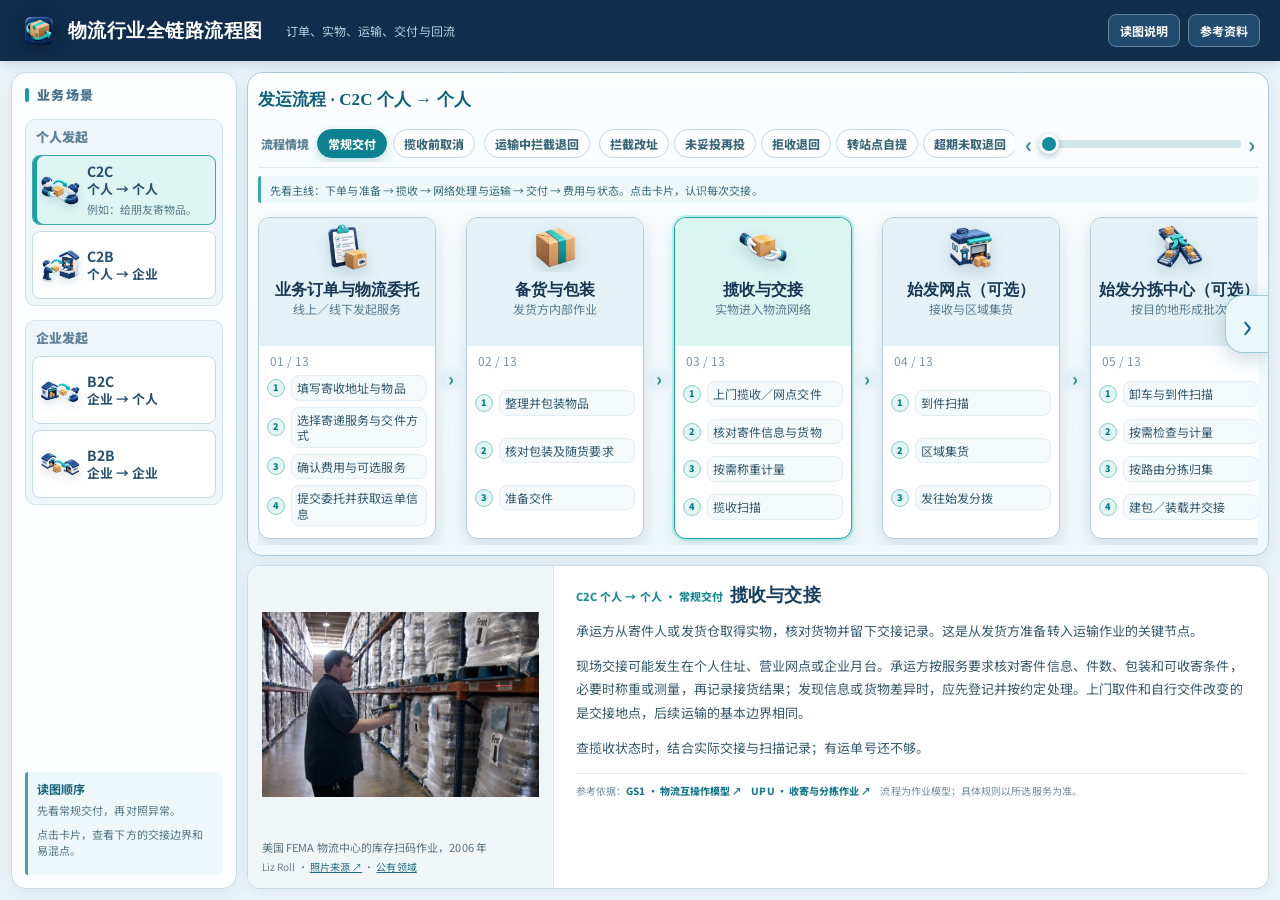
<file: index.html>
<!doctype html>
<html lang="zh-CN">
<head>
  <meta charset="utf-8">
  <meta name="viewport" content="width=device-width, initial-scale=1">
  <meta name="theme-color" content="#102d4d">
  <meta name="description" content="按 C2C、C2B、B2C、B2B 场景查看物流正向与逆向全链路。">
  <title>物流行业全链路流程图</title>
  <style>
    @import url("https://fonts.googleapis.com/css2?family=Noto+Sans+SC:wght@400;500;600;700;800&display=swap");
    :root{--ink:#173652;--navy:#102d4d;--teal:#159f9e;--teal-dark:#0a747b;--soft:#eef6fa;--line:#c7dae7;--muted:#56728a;--gold:#e9af57;--white:#fff}
    *{box-sizing:border-box}html,body{height:100%}body{margin:0;background:#eaf3f8;color:var(--ink);font:14px/1.45 -apple-system,BlinkMacSystemFont,"PingFang SC","Microsoft YaHei",sans-serif}button{font:inherit;cursor:pointer}button:focus-visible,a:focus-visible,.flow-card:focus-visible{outline:3px solid #edbd68;outline-offset:2px}
    .app{height:100dvh;min-height:650px;display:flex;flex-direction:column;overflow:hidden}.topbar{height:61px;flex:none;padding:0 20px;background:var(--navy);color:#fff;display:flex;align-items:center;justify-content:space-between;gap:15px;box-shadow:0 3px 12px #13355126}.brand{display:flex;align-items:center;gap:10px;min-width:0}.brand-logo{width:31px;height:31px;border:2px solid #52d5c7;border-radius:9px;display:grid;place-items:center;color:#70eadf;font-size:19px;font-weight:800;transform:rotate(-8deg)}.brand h1{margin:0;font-size:19px;letter-spacing:.04em;white-space:nowrap}.brand p{margin:0 0 0 13px;color:#b1d2df;font-size:12px;white-space:nowrap}.top-actions{display:flex;gap:8px}.top-actions button{background:#214b6f;color:#fff;border:1px solid #5d829e;border-radius:8px;padding:7px 11px;font-weight:700}.top-actions button:hover{background:#2e5d82;transform:translateY(-1px)}
    .main{flex:1;min-height:0;padding:11px;display:grid;grid-template-columns:236px minmax(0,1fr);gap:10px}.sidebar{min-height:0;overflow:auto;background:#fbfdff;border:1px solid var(--line);border-radius:15px;padding:13px;display:flex;flex-direction:column;gap:14px;box-shadow:0 5px 17px #164b7010}.rail-heading{display:flex;align-items:center;gap:8px;font-size:12px;letter-spacing:.1em;font-weight:900;color:#48718b;text-transform:uppercase}.rail-heading::before{content:"";height:14px;width:4px;background:var(--teal);border-radius:4px}.switch-card{background:#e9f3f7;border:1px solid #c9dfe8;border-radius:12px;padding:9px}.switch-label{font-size:12px;font-weight:800;color:#497089;margin:0 0 7px}.direction-switch{position:relative;display:grid;grid-template-columns:1fr 1fr;gap:3px;padding:3px;background:#d5e6ed;border-radius:10px}.switch-slider{position:absolute;top:3px;bottom:3px;left:3px;width:calc(50% - 4px);border-radius:8px;background:#fff;box-shadow:0 2px 8px #123d5e25;transition:transform .42s cubic-bezier(.22,.75,.22,1),background .35s}.direction-switch.reverse .switch-slider{transform:translateX(calc(100% + 3px));background:#dcf4ec}.direction-switch button{position:relative;z-index:1;border:0;background:transparent;color:#5d7a8b;border-radius:8px;padding:8px 4px;font-weight:900;font-size:13px}.direction-switch button[aria-pressed="true"]{color:#0b6879}.switch-hint{font-size:11px;color:#638198;margin:8px 2px 0;min-height:28px;transition:opacity .2s,transform .2s}
    .scene-group{background:#eff6fa;border:1px solid #d4e4eb;border-radius:10px;padding:6px;display:grid;gap:5px}.group-title{color:#60829a;font-size:11px;font-weight:900;padding:2px 4px}.scene{width:100%;border:1px solid #c6d8e4;border-radius:8px;background:#fff;color:#26506d;text-align:left;padding:7px 9px;transition:background .35s,border-color .35s,box-shadow .35s,transform .35s}.scene:hover{border-color:#54adad;transform:translateX(2px)}.scene.active{background:#dff5f2;border-color:#39aaa8;box-shadow:inset 4px 0 #16a2a1}.scene strong{display:block;font-size:13px}.scene .scene-desc{display:block;max-height:0;opacity:0;overflow:hidden;font-size:11px;color:#567b8d;line-height:1.35;transition:max-height .45s cubic-bezier(.2,.7,.2,1),opacity .3s,padding .35s;padding-top:0}.scene.active .scene-desc{max-height:100px;opacity:1;padding-top:5px}.route-block{display:none;background:#eef8f8;border:1px solid #cce7e5;border-radius:10px;padding:8px;gap:5px;flex-direction:column;animation:reveal .35s both}.route-block.visible{display:flex}.route-block span{font-size:11px;font-weight:900;color:#48788a}.route{background:#fff;border:1px solid #bdd8de;border-radius:7px;color:#386478;text-align:left;padding:6px 8px;font-size:12px;font-weight:700;transition:background .3s,border-color .3s,transform .3s}.route:hover{transform:translateX(2px)}.route.active{background:#d6f2ef;border-color:#31aaa5;color:#086a75}.rail-note{margin-top:auto;border-left:3px solid #e5ae5f;background:#fff8ed;padding:8px 9px;border-radius:3px 8px 8px 3px;color:#775d38;font-size:11px}
    .surface{min-width:0;min-height:0;display:flex;flex-direction:column;gap:9px}.chart{flex:1;min-height:0;border:1px solid #accbdc;border-radius:15px;background:linear-gradient(180deg,#fbfdff,#f0f8fb);overflow-x:auto;overflow-y:hidden;scrollbar-color:#78aeca #dbeaf3;scrollbar-width:thin;box-shadow:0 5px 18px #14436513}.chart-inner{height:100%;min-height:375px;padding:12px;display:flex;flex-direction:column}.chart-heading{flex:none;min-height:38px;display:flex;align-items:center;justify-content:space-between;gap:12px;color:#416c84}.chart-heading strong{font-size:15px;color:#0b6079}.chart-heading small{font-size:12px;font-weight:700;white-space:nowrap}.flow{display:flex;align-items:stretch;gap:12px;flex:1;min-height:0}.flow-card{position:relative;flex:0 0 205px;min-width:205px;background:#fff;border:1px solid #b5cedd;border-radius:12px;box-shadow:0 5px 13px #164a6720;display:flex;flex-direction:column;overflow:visible;transition:border-color .25s,box-shadow .25s,background .25s}.flow-card:not(:last-child)::after{content:"";position:absolute;left:calc(100% + 2px);top:52%;width:9px;height:9px;border-top:3px solid #2c92a5;border-right:3px solid #2c92a5;transform:rotate(45deg);z-index:2}.flow-card.active{border-color:#18a4a4;box-shadow:0 0 0 2px #60d9d059,0 8px 17px #187b8c27}.flow-card.reverse.active{border-color:#2d9b78;box-shadow:0 0 0 2px #62ca9a59,0 8px 17px #22775025}.card-head{min-height:88px;border-radius:11px 11px 0 0;background:#e4f1f7;padding:11px;display:flex;gap:9px;align-items:flex-start}.flow-card.active .card-head{background:#dbf5f1}.flow-card.reverse .card-head{background:#e6f5eb}.card-head img{width:47px;height:47px;object-fit:contain;flex:none;filter:drop-shadow(0 2px 2px #0b476120)}.card-title{min-width:0}.card-title h3{font-size:14px;line-height:1.25;margin:2px 0 4px}.card-title p{margin:0;font-size:11px;color:#55758a;line-height:1.3}.card-number{font-size:11px;color:#7995a5;padding:8px 10px 1px}.mini-flow{list-style:none;padding:7px 9px;margin:0;flex:1;min-height:0;overflow:auto;display:flex;flex-direction:column;justify-content:space-evenly;gap:5px}.mini-flow li{position:relative;display:flex;align-items:center;gap:6px;min-height:27px;font-size:11px;color:#315a70}.mini-flow li:not(:last-child)::before{content:"";position:absolute;left:9px;top:calc(50% + 10px);height:calc(100% - 8px);border-left:1px solid #9bd0d1}.mini-flow .num{width:20px;height:20px;border-radius:50%;background:#e0f4f2;border:1px solid #8dcac8;color:#087c86;display:grid;place-items:center;flex:none;font-size:10px;font-weight:900}.mini-flow .step{padding:5px 6px;background:#f4f9fb;border:1px solid #e1edf2;border-radius:6px;flex:1;min-width:0}.card-note{margin:2px 9px 10px;background:#f3f9fb;border-left:2px solid #8fcbd2;color:#54778b;padding:7px 8px;font-size:11px;line-height:1.35;display:-webkit-box;-webkit-line-clamp:3;-webkit-box-orient:vertical;overflow:hidden;min-height:45px}.flow-card.reverse .card-note{background:#f2f9f4;border-color:#97cba7}.card-foot{border-top:1px solid #edf3f7;color:#7893a3;padding:6px 10px;font-size:10px;border-radius:0 0 11px 11px}.detail{height:143px;flex:none;background:#fff;border:1px solid var(--line);border-radius:13px;display:grid;grid-template-columns:170px 1fr;overflow:hidden;box-shadow:0 3px 12px #194b6510}.detail-title{background:var(--navy);color:#fff;padding:15px 13px;display:flex;flex-direction:column;justify-content:center}.detail-title small{font-size:11px;color:#71dfd3;font-weight:800}.detail-title strong{font-size:17px;line-height:1.22;margin:5px 0}.detail-title em{font-style:normal;color:#bbd3df;font-size:11px}.detail-body{padding:14px 17px;overflow:auto;color:#47677b;font-size:12px}.detail-body p{margin:0 0 8px}.detail-body b{color:#167e8d}.detail-body .sequence{color:#1e5e75;font-weight:700}.sourcebar{height:29px;flex:none;background:#d9ebf4;border-top:1px solid #b9d4e3;color:#466c83;padding:0 13px;display:flex;align-items:center;gap:8px;font-size:11px}.sourcebar a{color:#17668b;text-decoration:none;font-weight:800}.sourcebar button{margin-left:auto;border:0;background:transparent;color:#116e80;font-weight:900}.sourcebar a:hover,.sourcebar button:hover{text-decoration:underline}
    .modal-layer{position:fixed;inset:0;background:#081c32aa;display:flex;align-items:center;justify-content:center;padding:18px;z-index:50;opacity:0;visibility:hidden;pointer-events:none;transition:opacity .32s,visibility .32s}.modal-layer.open{opacity:1;visibility:visible;pointer-events:auto}.modal{width:min(760px,100%);max-height:86dvh;background:#fff;border-radius:17px;overflow:auto;box-shadow:0 30px 85px #04182777;transform:translateY(18px) scale(.97);transition:transform .42s cubic-bezier(.2,.8,.2,1)}.modal-layer.open .modal{transform:translateY(0) scale(1)}.modal-head{background:var(--navy);color:#fff;padding:15px 18px;display:flex;align-items:center;justify-content:space-between;gap:12px}.modal-head h2{font-size:18px;margin:0}.modal-head button{background:#2a5679;border:1px solid #7ca0b6;border-radius:7px;padding:6px 10px;color:#fff}.modal-body{padding:18px 22px;font-size:13px;color:#355b73}.modal-body p{margin:0 0 12px}.reference{padding:10px 0;border-top:1px solid #e0eaf0}.reference strong{display:block}.reference span{color:#617b8c;font-size:12px}
    @keyframes reveal{from{opacity:0;transform:translateY(-6px)}to{opacity:1;transform:translateY(0)}}@media(max-width:950px){.brand p{display:none}.main{grid-template-columns:190px minmax(0,1fr)}.flow-card{flex-basis:190px;min-width:190px}}@media(max-width:680px){.app{min-height:0}.topbar{height:53px;padding:0 9px}.brand h1{font-size:15px}.brand-logo{width:25px;height:25px;font-size:14px}.top-actions button{font-size:11px;padding:5px 7px}.main{padding:6px;grid-template-columns:117px minmax(0,1fr);gap:5px}.sidebar{padding:6px;gap:7px}.rail-heading{font-size:10px}.switch-card{padding:4px}.switch-label{display:none}.direction-switch button{font-size:10px;padding:6px 2px}.switch-hint,.rail-note{display:none}.scene-group{padding:3px;gap:3px}.scene{padding:4px}.scene strong{font-size:10px}.scene .scene-desc{font-size:9px}.route-block{padding:4px}.route{font-size:10px;padding:4px}.chart-inner{padding:7px;min-height:320px}.chart-heading strong{font-size:12px}.chart-heading small{font-size:10px}.flow-card{flex-basis:172px;min-width:172px}.card-head{min-height:77px;padding:7px}.card-head img{width:37px;height:37px}.card-title h3{font-size:12px}.detail{height:125px;grid-template-columns:99px 1fr}.detail-title{padding:7px}.detail-title strong{font-size:13px}.detail-body{padding:8px;font-size:10px}.sourcebar{height:24px;font-size:10px;padding:0 6px}.sourcebar a:nth-of-type(n+3){display:none}}@media(prefers-reduced-motion:reduce){*,*::before,*::after{animation-duration:.01ms!important;transition-duration:.01ms!important;scroll-behavior:auto!important}}

    /* Compact flow cards; visual and sourced explanation live in the detail area. */
    body{font-family:"Noto Sans SC","PingFang SC","Hiragino Sans GB","Microsoft YaHei",sans-serif;letter-spacing:.005em}
    .brand h1{font-weight:800;letter-spacing:.025em}
    .chart-inner{min-height:330px}
    .flow{align-items:flex-start;gap:10px}
    .flow-card{flex:0 0 170px;min-width:170px;height:316px;overflow:visible}
    .flow-card:not(:last-child)::after{left:calc(100% + 1px);top:52%;width:7px;height:7px}
    .card-head{min-height:145px;padding:7px 6px 6px;display:flex;flex-direction:column;align-items:center;justify-content:flex-start;text-align:center;gap:0}
    .card-head img{width:88px;height:88px;object-fit:contain;filter:drop-shadow(0 6px 7px #1445662b)}
    .card-title h3{font-size:13px;line-height:1.25;margin:2px 0 3px;font-weight:800}
    .card-title p{font-size:10px;line-height:1.25;color:#5b7c8f}
    .card-number{padding:4px 9px 0;font-size:10px}
    .mini-flow{padding:4px 8px 9px;justify-content:flex-start;gap:4px;overflow:auto}
    .mini-flow li{min-height:24px;font-size:10px;line-height:1.25}
    .mini-flow li:not(:last-child)::before{left:8px;top:calc(50% + 9px);height:calc(100% - 7px)}
    .mini-flow .num{width:18px;height:18px;font-size:9px}
    .mini-flow .step{padding:4px 5px}
    .card-note,.card-foot{display:none}
    .detail{height:230px;grid-template-columns:170px 1fr}
    .detail-image{background:linear-gradient(145deg,#dff2f2,#eef7fb);border-right:1px solid #cde2e9;display:flex;align-items:center;justify-content:center;flex-direction:column;padding:10px;gap:1px}
    .detail-image img{height:148px;width:148px;object-fit:contain;filter:drop-shadow(0 8px 9px #194e6330)}
    .detail-image small{font-size:10px;color:#6c8794}
    .detail-body{padding:12px 18px;display:flex;flex-direction:column;gap:6px;font-size:12px;overflow:auto}
    .detail-head{display:flex;align-items:baseline;gap:9px;flex-wrap:wrap}
    .detail-head h2{font-size:17px;line-height:1.25;margin:0;color:#173f60;font-weight:800}
    .detail-head span{font-size:11px;color:#168a91;font-weight:800}
    .detail-head em{font-style:normal;font-size:11px;color:#748e9f}
    .detail-explain{font-size:12px;line-height:1.5;margin:0;color:#345b72}
    .detail-explain b,.detail-records b{color:#087a87}
    .detail-records{font-size:11px;color:#4d6d7f;line-height:1.4}
    .detail-records .record{display:inline-block;background:#edf6f8;border:1px solid #d7e9ee;border-radius:5px;padding:2px 6px;margin:2px 4px 0 0;color:#2f6476}
    .detail-source{margin-top:auto;border-top:1px solid #e6eef3;padding-top:6px;font-size:10px;color:#748d9a;line-height:1.35}
    .detail-source a{color:#14788b;font-weight:800;text-decoration:none;margin-right:9px}
    .detail-source a:hover{text-decoration:underline}
    @media(max-width:950px){.flow-card{flex-basis:160px;min-width:160px}.card-head img{width:80px;height:80px}.detail{grid-template-columns:145px 1fr}.detail-image img{width:126px;height:126px}}
    @media(max-width:680px){.flow-card{flex-basis:152px;min-width:152px;height:304px}.card-head{min-height:133px}.card-head img{width:76px;height:76px}.card-title h3{font-size:12px}.detail{height:190px;grid-template-columns:95px 1fr}.detail-image{padding:3px}.detail-image img{width:87px;height:87px}.detail-image small{font-size:8px;text-align:center}.detail-body{padding:7px;gap:3px}.detail-head h2{font-size:12px}.detail-head span,.detail-head em{font-size:9px}.detail-explain,.detail-records{font-size:9px}.detail-source{font-size:8px}}

    .detail{height:245px}
    .detail-body{gap:7px}
    .detail-grid{display:grid;grid-template-columns:minmax(0,1.6fr) minmax(190px,1fr);gap:10px}
    .detail-box{background:#f4f9fb;border:1px solid #e0edf1;border-radius:8px;padding:8px 10px;min-width:0;min-height:90px}
    .detail-box b{display:block;color:#157486;font-size:11px;margin-bottom:4px}
    .detail-box p{margin:0;color:#3e6074;font-size:12px;line-height:1.45}
    .detail-box .outcome{font-weight:700;color:#28576c}
    .detail-box small{display:block;color:#698493;margin-top:5px;font-size:10px}
    @media(max-width:680px){.detail{height:197px}.detail-grid{grid-template-columns:1fr;gap:4px}.detail-box{min-height:0;padding:4px}.detail-box p{font-size:9px}.detail-box b,.detail-box small{font-size:8px}.detail-box:nth-child(2){display:none}}

    .flow-card{height:280px}
    .card-head{min-height:112px;padding:4px 5px 3px}
    .card-head img{width:72px;height:72px}
    .card-title h3{font-size:12px;margin:0 0 1px}
    .card-title p{font-size:9px}
    .mini-flow li{min-height:23px}
    @media(max-width:680px){.flow-card{height:274px}.card-head{min-height:108px}.card-head img{width:68px;height:68px}}
    /* Viewport-scaled flow and its dedicated, touch-friendly navigation. */
    .main{grid-template-columns:clamp(226px,14vw,350px) minmax(0,1fr)}
    .chart{overflow:hidden;scrollbar-width:none}
    .chart-inner{min-height:0;height:100%;padding:clamp(10px,.75vw,22px);gap:8px}
    .chart-heading{min-height:clamp(34px,2.3vw,52px)}
    .chart-heading strong{font-size:clamp(14px,.84vw,25px)}
    .chart-heading small{font-size:clamp(11px,.58vw,17px)}
    .flow-scroll{min-width:0;min-height:0;flex:1;overflow-x:auto;overflow-y:hidden;scrollbar-width:none;scroll-behavior:smooth;overscroll-behavior-x:contain}
    .flow-scroll::-webkit-scrollbar{display:none}
    .flow{height:100%;width:max-content;min-width:100%;gap:0;align-items:center}
    .flow-card{flex:0 0 var(--card-w,210px);min-width:var(--card-w,210px);height:var(--card-h,290px);border-radius:clamp(12px,.55vw,20px);overflow:visible}
    .flow-card:not(:last-child)::after{content:none}
    .flow-connector{flex:0 0 var(--node-gap,30px);width:var(--node-gap,30px);display:grid;place-items:center;color:#3195a8;font-size:clamp(18px,1vw,30px);font-weight:900;line-height:1;pointer-events:none}
    .flow-connector span{display:grid;place-items:center;width:clamp(18px,1.1vw,32px);height:clamp(18px,1.1vw,32px);border-radius:50%;background:#e8f6f8;box-shadow:0 2px 8px #27657a16}
    .card-head{height:var(--head-h,116px);min-height:0;padding:clamp(5px,.4vw,13px) 6px 5px;gap:4px;border-radius:inherit;border-bottom-left-radius:0;border-bottom-right-radius:0}
    .card-head img{width:var(--icon-size,75px);height:var(--icon-size,75px)}
    .card-title h3{font-size:var(--title-size,13px);line-height:1.24;margin:0 0 2px}
    .card-title p{font-size:var(--caption-size,10px);line-height:1.2}
    .card-number{font-size:var(--caption-size,10px);padding:6px 11px 0}
    .mini-flow{padding:5px clamp(8px,.48vw,18px) 12px;justify-content:space-evenly;gap:5px}
    .mini-flow li{min-height:var(--step-height,26px);font-size:var(--step-size,11px);line-height:1.3}
    .mini-flow .num{width:clamp(18px,.8vw,27px);height:clamp(18px,.8vw,27px);font-size:clamp(9px,.48vw,14px)}
    .mini-flow .step{padding:clamp(4px,.3vw,9px) clamp(5px,.34vw,12px);border-radius:8px}
    .mini-flow li:not(:last-child)::before{display:none}
    .flow-nav{flex:none;height:clamp(50px,3.3vw,74px);display:flex;align-items:center;gap:clamp(9px,.65vw,20px);padding:0 clamp(5px,.4vw,14px) 2px;border-top:1px solid #dcecf2}
    .flow-nav button{flex:none;width:clamp(37px,2.15vw,64px);height:clamp(37px,2.15vw,64px);border:1px solid #9dcbd8;border-radius:12px;background:#e8f6fa;color:#126783;cursor:pointer;font-size:clamp(27px,1.6vw,45px);line-height:1;box-shadow:0 3px 9px #1a64801c;transition:transform .2s,background .2s,box-shadow .2s}
    .flow-nav button:hover:not(:disabled){background:#caedf1;transform:translateY(-2px);box-shadow:0 5px 13px #1a64802a}
    .flow-nav button:disabled{opacity:.38;cursor:default;box-shadow:none}
    .flow-nav input{flex:1;min-width:0;height:44px;margin:0;cursor:pointer;appearance:none;background:transparent;--range-progress:0%}
    .flow-nav input::-webkit-slider-runnable-track{height:12px;border-radius:20px;background:linear-gradient(90deg,#37acae 0 var(--range-progress),#d3e7ef var(--range-progress) 100%);box-shadow:inset 0 1px 3px #17465d22}
    .flow-nav input::-moz-range-track{height:12px;border-radius:20px;background:#d3e7ef}
    .flow-nav input::-moz-range-progress{height:12px;border-radius:20px;background:#37acae}
    .flow-nav input::-webkit-slider-thumb{appearance:none;width:32px;height:32px;margin-top:-10px;border:5px solid #fff;border-radius:50%;background:#168f9c;box-shadow:0 2px 10px #1d6e8666}
    .flow-nav input::-moz-range-thumb{width:24px;height:24px;border:5px solid #fff;border-radius:50%;background:#168f9c;box-shadow:0 2px 10px #1d6e8666}
    .flow-nav output{flex:none;min-width:86px;text-align:center;padding:8px 10px;border-radius:9px;background:#eaf5f8;color:#245f78;font-size:clamp(12px,.64vw,18px);font-weight:800;font-variant-numeric:tabular-nums}
    .detail{height:clamp(245px,32vh,650px);grid-template-columns:clamp(160px,16vw,400px) minmax(0,1fr)}
    .detail-image{padding:clamp(10px,1vw,24px)}
    .detail-image img{width:min(100%,clamp(140px,12vw,330px));height:min(65%,clamp(140px,12vw,330px))}
    .detail-image small{font-size:clamp(10px,.55vw,16px)}
    .detail-body{padding:clamp(12px,1vw,30px);gap:clamp(9px,.65vw,18px);font-size:clamp(12px,.66vw,18px)}
    .detail-head{gap:clamp(7px,.5vw,16px)}
    .detail-head h2{font-size:clamp(18px,1.1vw,32px)}
    .detail-head span,.detail-head em{font-size:clamp(11px,.62vw,18px)}
    .detail-grid{grid-template-columns:minmax(0,1.1fr) minmax(0,1.4fr);gap:clamp(10px,.8vw,24px);flex:1;min-height:0}
    .detail-box{min-height:0;padding:clamp(10px,.75vw,23px);border-radius:12px;overflow:auto}
    .detail-box b{font-size:clamp(13px,.7vw,21px);margin-bottom:clamp(6px,.5vw,14px)}
    .detail-box p{font-size:clamp(12px,.66vw,19px);line-height:1.7}
    .detail-process{list-style:none;margin:0;padding:0;display:grid;grid-template-columns:repeat(auto-fit,minmax(140px,1fr));gap:8px}
    .detail-process li{display:flex;align-items:flex-start;gap:8px;padding:clamp(7px,.45vw,15px);border-radius:9px;background:white;border:1px solid #dcebf0;color:#305d70;font-size:clamp(12px,.62vw,18px);line-height:1.4}
    .detail-process .process-num{display:grid;place-items:center;flex:none;width:clamp(21px,.9vw,30px);height:clamp(21px,.9vw,30px);border-radius:50%;background:#d8f2ee;color:#087d86;font-size:.8em;font-weight:900}
    .detail-source{font-size:clamp(10px,.54vw,16px);padding-top:clamp(7px,.45vw,13px)}
    @media(min-width:1900px){.topbar{height:clamp(66px,4.5vh,94px)}.brand h1{font-size:clamp(24px,1vw,36px)}.brand p{font-size:clamp(14px,.6vw,19px)}.sidebar{padding:clamp(15px,.85vw,26px);gap:clamp(10px,.6vw,18px)}.rail-heading,.group-title{font-size:clamp(14px,.65vw,19px)}.scene strong,.direction-switch button,.route{font-size:clamp(15px,.7vw,21px)}.scene-desc,.switch-hint,.rail-note{font-size:clamp(12px,.56vw,17px)}}
    @media(max-width:900px){.main{grid-template-columns:190px minmax(0,1fr)}.detail{height:240px;grid-template-columns:130px 1fr}.detail-image img{width:120px;height:120px}.detail-grid{grid-template-columns:1fr}.detail-box:nth-child(2){display:none}}
    @media(max-width:680px){.main{grid-template-columns:117px minmax(0,1fr)}.chart-inner{padding:6px;gap:3px}.flow-nav{height:43px;gap:5px}.flow-nav button{width:30px;height:30px;font-size:23px;border-radius:8px}.flow-nav input{height:36px}.flow-nav input::-webkit-slider-runnable-track{height:9px}.flow-nav input::-webkit-slider-thumb{height:25px;width:25px;margin-top:-8px;border-width:4px}.flow-nav output{min-width:55px;padding:6px 3px;font-size:10px}.detail{height:205px;grid-template-columns:90px 1fr}.detail-body{padding:7px;gap:4px}.detail-head h2{font-size:13px}.detail-head span,.detail-head em{font-size:9px}.detail-box{padding:5px}.detail-box b,.detail-box p,.detail-process li{font-size:9px}.detail-process{grid-template-columns:repeat(2,minmax(0,1fr));gap:3px}.detail-process li{padding:4px}.detail-source{font-size:8px}}
    /* Navigation floats beside the cards; the bottom edge stays clear. */
    .chart-inner{position:relative}
    .flow-nav{position:absolute;inset:0;height:auto;padding:0;border:0;pointer-events:none;z-index:5;display:block}
    .flow-nav button{position:absolute;top:52%;width:clamp(43px,2.7vw,88px);height:clamp(58px,4.4vw,130px);border-radius:0 18px 18px 0;background:#eaf8fb;font-size:clamp(34px,2.2vw,70px);pointer-events:auto;transform:translateY(-50%);box-shadow:0 5px 22px #1f5d7140}
    .flow-nav button:hover:not(:disabled){transform:translateY(-50%) scale(1.05)}
    .flow-nav button[hidden]{display:none}
    #prevNode{left:0;border-left:0}
    #nextNode{right:0;border-right:0;border-radius:18px 0 0 18px}
    .flow-card{box-shadow:0 7px 19px #164a6726}
    .detail{height:clamp(245px,30vh,650px)}
    @media(max-width:680px){.flow-nav{height:auto}.flow-nav button{width:32px;height:54px;font-size:29px;border-radius:0 10px 10px 0}.flow-nav button:hover:not(:disabled){transform:translateY(-50%)}#nextNode{border-radius:10px 0 0 10px}}
    .brand-logo{width:clamp(38px,2.55vw,68px);height:clamp(38px,2.55vw,68px);border:0;border-radius:0;display:block;object-fit:contain;transform:none;filter:drop-shadow(0 3px 7px #0004)}
    .branch-bar{flex:none;min-height:clamp(43px,2.7vw,64px);display:flex;align-items:center;gap:clamp(5px,.4vw,12px);min-width:0;overflow-x:auto;scrollbar-width:none;border-bottom:1px solid #dcebf1;padding:0 3px 5px}
    .branch-bar::-webkit-scrollbar{display:none}
    .branch-bar[hidden],.branch-context[hidden]{display:none}
    .branch-caption{flex:none;color:#5b8193;font-size:clamp(11px,.58vw,17px);font-weight:900;margin-right:3px}
    .branch-bar button{flex:none;border:1px solid #bed8e3;border-radius:999px;background:#fff;color:#396679;padding:clamp(5px,.38vw,10px) clamp(10px,.65vw,20px);font-size:clamp(11px,.59vw,17px);font-weight:800;white-space:nowrap;transition:background .24s,color .24s,border-color .24s,box-shadow .24s,transform .24s}
    .branch-bar button:hover{transform:translateY(-2px);border-color:#4caab2;box-shadow:0 4px 10px #1b6f8126}
    .branch-bar button.active{background:#0c8190;border-color:#0c8190;color:#fff;box-shadow:0 4px 11px #168b9840}
    .branch-bar button[data-branch="intercept"].active,.branch-bar button[data-branch="refuse"].active{background:#ac6b39;border-color:#ac6b39}
    .branch-context{flex:none;min-height:27px;display:flex;align-items:center;padding:1px 9px;border-left:3px solid #3ca8ac;background:#eef8fa;border-radius:3px 7px 7px 3px;color:#38697b;font-size:clamp(10px,.54vw,16px);line-height:1.3}
    .flow-card.decision{border-color:#e6bc83}.flow-card.decision .card-head{background:#fff0da}.flow-card.decision .mini-flow .num{background:#fff0d7;border-color:#eec98f;color:#a56223}
    .flow-card.return{border-color:#a9d5bd}.flow-card.return .card-head{background:#e4f4e9}.flow-card.return .mini-flow .num{background:#def2e7;border-color:#94caaa;color:#27794e}
    .flow-card.resolution .card-head{background:#e3eefb}
    .flow-connector.return-link span{background:#e3f4e9;color:#218964;animation:returnPulse 1.7s ease-in-out infinite}
    @keyframes returnPulse{50%{transform:scale(1.15);box-shadow:0 0 0 7px #56be841c}}
    @media(max-width:680px){.brand-logo{width:33px;height:33px}.branch-bar{min-height:37px;gap:4px}.branch-caption{display:none}.branch-bar button{font-size:10px;padding:5px 7px}.branch-context{min-height:23px;font-size:9px}}
    .flow-card{cursor:pointer}
    .flow-card:hover:not(.active){border-color:#61b5bd;box-shadow:0 7px 20px #176f842d}
    .return-block{display:none;min-width:0;background:#eef8f2;border:1px solid #cce5d6;border-radius:10px;padding:8px;animation:reveal .35s both}
    .return-block.visible{display:grid;gap:6px}
    .return-toggle{box-sizing:border-box;width:100%;min-width:0;display:flex;align-items:center;justify-content:space-between;gap:8px;padding:8px 9px;border:1px solid #a8d2ba;border-radius:8px;background:#fff;color:#27684e;cursor:pointer;font:inherit;font-size:clamp(11px,.64vw,17px);font-weight:800;text-align:left;transition:background .25s,border-color .25s,box-shadow .25s}
    .return-toggle:hover{border-color:#57b582;background:#f7fcf8}
    .return-toggle[aria-pressed="true"]{background:#dff3e7;border-color:#3aa872;box-shadow:inset 4px 0 #3aa872}
    .return-toggle .toggle-track{flex:none;width:34px;height:20px;padding:2px;border-radius:999px;background:#a4b8ad;transition:background .25s}
    .return-toggle .toggle-track::after{content:"";display:block;width:16px;height:16px;border-radius:50%;background:#fff;box-shadow:0 1px 3px #0002;transition:transform .25s}
    .return-toggle[aria-pressed="true"] .toggle-track{background:#2fa877}
    .return-toggle[aria-pressed="true"] .toggle-track::after{transform:translateX(14px)}
    @media(max-width:680px){.return-block{padding:4px}.return-toggle{padding:5px 4px;gap:4px;font-size:10px}.return-toggle .toggle-track{width:26px;height:16px;padding:2px}.return-toggle .toggle-track::after{width:12px;height:12px}.return-toggle[aria-pressed="true"] .toggle-track::after{transform:translateX(14px)}}
    .card-head{box-sizing:border-box;overflow:hidden}
    .card-head img{flex:none}
    .card-title{width:100%;flex:none}
    .flow.short-flow{justify-content:center}
    .sidebar{font-size:clamp(12px,.63vw,17px)}
    .scene-group{padding:clamp(6px,.4vw,11px);gap:clamp(6px,.4vw,10px)}
    .scene{box-sizing:border-box;min-height:clamp(68px,4.35vw,100px);display:flex;align-items:center;gap:clamp(7px,.48vw,13px);padding:clamp(7px,.52vw,15px);overflow:hidden}
    .scene-icon{width:clamp(40px,3vw,68px);height:clamp(40px,3vw,68px);object-fit:contain;flex:none;filter:drop-shadow(0 4px 5px #17486125)}
    .scene-copy{display:block;min-width:0;flex:1}
    .scene strong{font-size:clamp(14px,.87vw,21px);line-height:1.28}
    .scene-code,.scene-relation{display:block}
    .scene-relation{font-size:.92em;white-space:nowrap}
    .scene .scene-desc{font-size:clamp(11px,.59vw,16px);line-height:1.4}
    .rail-heading,.group-title{font-size:clamp(13px,.67vw,18px)}
    .route,.return-toggle{font-size:clamp(12px,.66vw,18px)}
    .route-block span{font-size:clamp(12px,.62vw,17px)}
    .chart-heading strong{font-size:clamp(17px,.86vw,27px)}
    .branch-caption,.branch-bar button{font-size:clamp(12px,.66vw,18px)}
    .branch-context{font-size:clamp(11px,.59vw,17px)}
    .top-actions button{font-size:clamp(12px,.65vw,17px)}
    .detail-head h2{font-size:clamp(18px,1.04vw,30px)}
    .detail-box b{font-size:clamp(13px,.69vw,20px)}
    .detail-box p,.detail-process li{font-size:clamp(12px,.64vw,18px)}
    .detail-source{font-size:clamp(10px,.53vw,15px)}
    .scene-glossary{margin-top:auto;border-left-color:#4c9fb4;background:#eef7fa;color:#315b70;font-size:clamp(11px,.58vw,16px);line-height:1.45}
    .scene-glossary strong{display:block;color:#16677e;font-size:clamp(12px,.64vw,17px);margin-bottom:6px}
    .scene-glossary p{margin:0 0 8px;color:#517688}
    .scene-glossary dl{margin:0;display:grid;gap:5px}
    .scene-glossary dl div{display:grid;grid-template-columns:3.2em 1fr;gap:5px}
    .scene-glossary dt{font-weight:900;color:#0b7886}.scene-glossary dd{margin:0}
    .branch-bar button.branch-dependent{box-sizing:border-box;max-width:0;min-width:0;opacity:0;overflow:hidden;padding:0;border-width:0;margin-left:calc(-1 * clamp(5px,.4vw,12px));pointer-events:none;transform:translateX(-12px) scale(.94);transition:max-width .38s cubic-bezier(.2,.75,.2,1),opacity .25s,padding .38s,border-width .38s,margin-left .38s,transform .38s}
    .branch-bar button.branch-dependent.visible{max-width:220px;opacity:1;padding:clamp(5px,.38vw,10px) clamp(10px,.65vw,20px);border-width:1px;margin-left:0;pointer-events:auto;transform:translateX(0) scale(1)}
    @media(max-width:680px){.scene{min-height:58px;gap:4px;padding:5px}.scene-icon{width:27px;height:27px}.scene strong{font-size:10px}.scene .scene-desc{font-size:9px}.scene-glossary{display:block;font-size:9px;padding:6px}.scene-glossary strong{font-size:10px}.scene-glossary dl div{grid-template-columns:1fr;gap:0}.detail-box p,.detail-process li{font-size:10px}}
    @media(max-width:680px){.scene-relation{font-size:.9em}.branch-bar button.branch-dependent.visible{max-width:124px;padding:5px 7px}}
    .chart-heading strong{min-width:0;overflow:hidden;text-overflow:ellipsis;white-space:nowrap}
    .branch-bar{overflow:hidden;gap:clamp(8px,.8vw,22px)}
    .branch-options{display:flex;align-items:center;gap:clamp(5px,.4vw,12px);min-width:0;flex:1;overflow-x:auto;scrollbar-width:none;white-space:nowrap}
    .branch-options::-webkit-scrollbar{display:none}
    .intercept-group{display:flex;align-items:center;gap:0;flex:none;border:2px solid transparent;border-radius:999px;padding:2px;transition:border-color .3s,background .3s,box-shadow .3s,gap .3s}
    .intercept-group.expanded{gap:5px;border-color:#d9a56c;background:#fff7eb;box-shadow:0 2px 9px #a7713020}
    .intercept-group button.branch-dependent{margin-left:0}
    .heading-range{display:flex;align-items:center;gap:7px;flex:0 0 clamp(150px,18vw,340px);color:#418ba0;font-size:22px;font-weight:800;user-select:none}
    .heading-range input{width:100%;min-width:0;height:28px;margin:0;appearance:none;background:transparent;cursor:pointer;--range-progress:0%}
    .heading-range input::-webkit-slider-runnable-track{height:8px;border-radius:8px;background:linear-gradient(90deg,#3aaab1 0 var(--range-progress),#d2e6ee var(--range-progress) 100%)}
    .heading-range input::-moz-range-track{height:8px;border-radius:8px;background:#d2e6ee}
    .heading-range input::-moz-range-progress{height:8px;border-radius:8px;background:#3aaab1}
    .heading-range input::-webkit-slider-thumb{appearance:none;width:20px;height:20px;margin-top:-6px;border:3px solid white;border-radius:50%;background:#168b9b;box-shadow:0 2px 7px #18556b55}
    .heading-range input::-moz-range-thumb{width:14px;height:14px;border:3px solid white;border-radius:50%;background:#168b9b;box-shadow:0 2px 7px #18556b55}
    .heading-range input:disabled{cursor:default;opacity:.48}
    .heading-range input:focus-visible{outline:3px solid #edbd68;outline-offset:3px}
    @media(max-width:680px){.heading-range{flex-basis:90px;gap:2px;font-size:15px}.heading-range input::-webkit-slider-thumb{width:17px;height:17px;margin-top:-5px}.intercept-group{padding:1px}.intercept-group.expanded{gap:2px}}
    .guide-section{border-top:1px solid #dce9ee;padding:14px 0}.guide-section:first-child{border-top:0;padding-top:0}.guide-section h3{font-size:15px;color:#126f82;margin:0 0 7px}.guide-section ul,.guide-section ol{margin:5px 0 0;padding-left:1.5em}.guide-section li{margin:4px 0;line-height:1.6}.guide-section p{line-height:1.65}.guide-note{background:#eef8f8;border-left:3px solid #2ea9a8;padding:9px 11px;border-radius:4px}
    /* Main titles use serif; sidebar and body copy retain their original font. */
    h1,h2,h3,.chart-heading strong,.detail-title strong,.detail-box > b{font-family:"Noto Serif SC","Songti SC",STSong,SimSun,serif}
    .card-title{transform:translateY(5px)}

    /* Expanded stage descriptions with attributed documentary photography. */
    .detail{height:clamp(300px,36vh,700px);grid-template-columns:minmax(200px,30%) minmax(0,1fr)}
    .detail:not(.has-photo){grid-template-columns:1fr}
    .detail-photo{margin:0;padding:14px;background:#f0f6f8;display:flex;flex-direction:column;gap:9px;min-height:0;overflow:auto;border-right:1px solid #d8e6eb}
    .detail-photo>a{display:flex;flex:1;min-height:100px;align-items:center;justify-content:center}
    .detail-photo img{display:block;width:100%;height:100%;max-height:240px;object-fit:contain;border-radius:6px}
    .detail-photo figcaption{font-size:11px;line-height:1.5;color:#587180}
    .photo-credit{display:block;margin-top:4px;font-size:10px;color:#6c818d}
    .detail-photo a{color:#206e83}
    .detail-body{display:block;padding:18px 22px;overflow:auto}
    .detail-head{margin-bottom:12px}
    .detail-article{max-width:1000px}
    .detail-article p{font-size:clamp(13px,.78vw,21px);line-height:1.8;margin:0 0 12px;color:#355a6e}
    .detail-source{margin-top:14px;padding-top:10px;border-top:1px solid #e1ebef}
    @media(max-width:900px){.detail{grid-template-columns:minmax(170px,32%) minmax(0,1fr);height:320px}.detail-body{padding:12px 15px}.detail-article p{font-size:12px}.detail-photo{padding:10px}.detail-photo img{max-height:210px}}
    @media(max-width:680px){.detail{display:block;height:330px;overflow:auto}.detail-photo{border-right:0;border-bottom:1px solid #d8e6eb;overflow:visible;padding:10px}.detail-photo>a{flex:none;height:135px}.detail-photo img{max-height:135px}.detail-photo figcaption{font-size:10px}.photo-credit{font-size:9px}.detail-body{padding:12px;overflow:visible}.detail-article p{font-size:12px;line-height:1.8}.detail-head h2{font-size:15px}.detail-head span{font-size:10px}.detail-source{font-size:10px}}
  </style>
</head>
<body>
<div class="app">
  <header class="topbar"><div class="brand"><img class="brand-logo" src="assets/brand-logo.png" width="48" height="48" alt=""><h1>物流行业全链路流程图</h1><p>订单、实物、运输、交付与回流</p></div><div class="top-actions"><button type="button" id="guideBtn">读图说明</button><button type="button" id="refsBtn">参考资料</button></div></header>
  <main class="main">
    <aside class="sidebar" aria-label="业务场景与返运组织">
      <div class="rail-heading">业务场景</div>
      <div class="scene-group" id="personalGroup"><div class="group-title">个人发起</div><button type="button" class="scene active" data-scene="c2c" aria-pressed="true"><img class="scene-icon" src="assets/scenes/c2c.png" width="72" height="72" decoding="async" alt=""><span class="scene-copy"><strong><span class="scene-code">C2C</span><span class="scene-relation">个人 → 个人</span></strong><span class="scene-desc">例如：给朋友寄物品。</span></span></button><button type="button" class="scene" data-scene="c2b" aria-pressed="false"><img class="scene-icon" src="assets/scenes/c2b.png" width="72" height="72" decoding="async" alt=""><span class="scene-copy"><strong><span class="scene-code">C2B</span><span class="scene-relation">个人 → 企业</span></strong><span class="scene-desc">例如：向商家退货、送修或交回收物。</span></span></button><div class="return-block" id="returnBlock" aria-label="C2B 业务单据"><button type="button" class="return-toggle" data-service="return" aria-pressed="false"><span>退货单</span><span class="toggle-track" aria-hidden="true"></span></button><button type="button" class="return-toggle" data-service="recycle" aria-pressed="false"><span>回收单</span><span class="toggle-track" aria-hidden="true"></span></button><button type="button" class="return-toggle" data-service="repair" aria-pressed="false"><span>维修单</span><span class="toggle-track" aria-hidden="true"></span></button></div></div>
      <div class="scene-group" id="enterpriseGroup"><div class="group-title">企业发起</div><button type="button" class="scene" data-scene="b2c" aria-pressed="false"><img class="scene-icon" src="assets/scenes/b2c.png" width="72" height="72" decoding="async" alt=""><span class="scene-copy"><strong><span class="scene-code">B2C</span><span class="scene-relation">企业 → 个人</span></strong><span class="scene-desc">例如：商家把订单商品寄给消费者。</span></span></button><button type="button" class="scene" data-scene="b2b" aria-pressed="false"><img class="scene-icon" src="assets/scenes/b2b.png" width="72" height="72" decoding="async" alt=""><span class="scene-copy"><strong><span class="scene-code">B2B</span><span class="scene-relation">企业 → 企业</span></strong><span class="scene-desc">例如：工厂向另一企业供货或调拨。</span></span></button><div class="route-block" id="routeBlock"><span id="routeTitle">运输组织</span><button type="button" class="route" data-route="direct" aria-pressed="false">直达运输</button><button type="button" class="route active" data-route="network" aria-pressed="true">网点／分拣网络</button></div></div>
      <div class="rail-note scene-glossary"><strong>读图顺序</strong><p>先看常规交付，再对照异常。</p><p>点击卡片，查看下方的交接边界和易混点。</p></div>
    </aside>
    <div class="surface"><section class="chart" id="chart" aria-label="物流全链路流程图"><div class="chart-inner"><div class="chart-heading"><strong id="flowTitle"></strong></div><div class="branch-bar" id="branchBar" aria-label="流程分支"><div class="branch-options"><span class="branch-caption">流程情境</span><button type="button" data-branch="normal" aria-pressed="true">常规交付</button><button type="button" data-branch="cancel" aria-pressed="false">揽收前取消</button><div class="intercept-group" id="interceptGroup"><button type="button" data-branch="intercept" aria-pressed="false">运输中拦截退回</button><button type="button" class="branch-dependent" data-branch="interceptFail" aria-pressed="false" aria-hidden="true" tabindex="-1">拦截未成功</button></div><button type="button" data-branch="reroute" aria-pressed="false">拦截改址</button><button type="button" data-branch="failed" aria-pressed="false">未妥投再投</button><button type="button" data-branch="refuse" aria-pressed="false">拒收退回</button><button type="button" data-branch="pickupPoint" aria-pressed="false">转站点自提</button><button type="button" data-branch="unclaimed" aria-pressed="false">超期未取退回</button></div><div class="heading-range"><span aria-hidden="true">‹</span><input id="flowRange" type="range" min="0" max="1000" value="0" aria-label="横向浏览流程卡片"><span aria-hidden="true">›</span></div></div><div class="branch-context" id="branchContext" aria-live="polite"></div><div class="flow-scroll" id="flowScroll"><div class="flow" id="flow"></div></div><div class="flow-nav" aria-label="流程节点导航"><button type="button" id="prevNode" aria-label="上一个节点">‹</button><button type="button" id="nextNode" aria-label="下一个节点">›</button></div></div></section><section class="detail" id="detail" aria-live="polite"></section></div>
  </main>
</div>
<div class="modal-layer" id="modalLayer" aria-hidden="true"><div class="modal" role="dialog" aria-modal="true" aria-labelledby="modalTitle"><div class="modal-head"><h2 id="modalTitle"></h2><button type="button" id="closeModal">关闭 ×</button></div><div class="modal-body" id="modalBody"></div></div></div>
<script>
const SOURCES=[
  ['GS1 · Logistics Interoperability Model','企业间物流交接模型；用于区分委托、接货、交付与仓库收货。','https://ref.gs1.org/standards/logistics-interoperability/1.1.1/'],
  ['ASCM · SCOR Digital Standard','计划、订单、履约与退回的端到端流程框架。','https://www.ascm.org/corporate-solutions/standards-tools/scor-ds/'],
  ['CSCMP · Supply Chain Management Definitions','物流管理涵盖运输、仓储、订单履约、网络设计、库存等活动。','https://cscmp.org/CSCMP/Educate/SCM_Definitions_and_Glossary_of_Terms.aspx'],
  ['UPU · Domestic Postal System','邮政网络的收寄、分拣、发运与投递作业示例；用于辅助理解网络节点。','https://www.upu.int/en/Postal-Solutions/Technical-Solutions/Products/DPS---Domestic-Postal-System'],
  ['UPS · Delivery Intercept','美国服务示例：交付前申请退回、改址、延期或暂存，执行结果需确认。','https://www.ups.com/us/en/support/tracking-support/change-delivery-options/delivery-intercept'],
  ['FedEx · Delivery Manager FAQ','美国服务示例：未妥投、再投、自提和拒收等末端处理。','https://www.fedex.com/en-us/faq/delivery-manager.html'],
  ['UPU · Convention Manual, Return to Sender','无法投递与退回发件人的国际邮政作业规则示例。','https://www.upu.int/UPU/media/upu/files/aboutUpu/acts/06-manualsInThreeVolumes/actInThreeVolumesConventionManual202506En.pdf'],
  ['FedEx · Shipping Label','美国服务示例：承运方扫描前的发运取消。','https://www.fedex.com/en-us/shipping/create-shipping-label.html'],
  ['Apple · 维修服务','以设备维修说明检测、费用评估与返还；仅作具体服务示例。','https://support.apple.com/zh-cn/iphone/repair'],
  ['Apple · 折抵与回收','以设备回收说明估价、检测后调整和不同处置结果；仅作具体服务示例。','https://www.apple.com.cn/shop/trade-in'],
  ['USPS · Labels API','未使用标签取消或退款的邮政服务示例。','https://developers.usps.com/domesticlabelsv3']
];
const SCENES={c2c:'C2C 个人 → 个人',c2b:'C2B 个人 → 企业',b2c:'B2C 企业 → 个人',b2b:'B2B 企业 → 企业'};
const FORWARD=[
 {id:'order',title:'业务订单与物流委托',icon:'order',caption:'线上／线下发起服务',steps:['明确发运需求','提交物流委托','确认服务与运单'],detail:"把寄件、交易或调拨需求转成物流委托，明确物品、收发地址和服务要求。业务订单记录交易或服务需求，运单记录这票货的运输信息。",by:{c2c:['填写寄收地址与物品','选择寄递服务与交件方式','确认费用与可选服务','提交委托并获取运单信息'],c2b:['填写寄收地址与物品','选择寄递服务与交件方式','确认费用与可选服务','提交委托并获取运单信息'],b2c:['确认业务订单与收货信息','商家／平台接单','选择仓配或快递服务','按需拆单／合单并建立运单'],b2b:['采购／销售／调拨计划','核对货量、交期与地点','确认合同与运输服务','订车／订舱并确认时窗']}},
 {id:'prepare',title:'备货与包装',icon:'parcel',caption:'发货方内部作业',steps:['备货与核对','包装／装载单元','标签与单证'],detail:"把待发物品准备成可交运的货物。个人以整理和包装为主，企业还可能涉及拣货、复核、托盘化及单证准备。",by:{c2c:['整理并包装物品','核对包装及随货要求','准备交件'],c2b:['整理并包装物品','核对包装及随货要求','准备交件'],b2c:['库存分配与拣货','复核、包装、贴标','出库暂存'],b2b:['工厂／仓库备货','装箱与托盘化（按需）','装箱单、批次与集货']}},
 {id:'pickup',title:'揽收与交接',icon:'handover',caption:'实物进入物流网络',steps:['上门揽收／交件','清点计量与核验','交接扫描'],detail:"承运方从寄件人或发货仓取得实物，核对货物并留下交接记录。这是从发货方准备转入运输作业的关键节点。",by:{c2c:['上门揽收／网点交件','核对寄件信息与货物','按需称重计量','揽收扫描'],c2b:['上门揽收／网点交件','核对寄件信息与货物','按需称重计量','揽收扫描'],b2c:['仓库／商家出库交接','承运商清点揽收','扫描与差异反馈'],b2b:['车辆到厂／仓','月台装货','件数／封签核对','签交接单']}},
 {id:'origin',title:'始发网点（可选）',icon:'station',caption:'接收与区域集货',steps:['到件扫描','区域集货','发往始发分拨'],detail:"始发网点接收本区域货物，集中后交给下一处理设施。“集货”就是把不同来源的货物聚到一起。"},
 {id:'sort',title:'始发分拣中心（可选）',icon:'sort',caption:'按目的地形成批次',steps:['卸车与到件扫描','按需检查与计量','按路由分拣归集','建包／装载并交接'],detail:"分拣中心按目的地或下一站，把混合到件分成不同批次。“分拣”回答的是每件货接下来去哪里。"},
 {id:'hub',title:'始发枢纽（可选）',icon:'hub',caption:'跨线路集货与配载',steps:['到车交接','卸车与跨线分流','集货与配载','装车发出'],detail:"始发枢纽把不同线路的货物集中、配载并交给跨区域运力。“配载”是按线路、容量等条件安排装载。"},
 {id:'linehaul',title:'干线发运与在途',icon:'truck',caption:'主要节点之间的运输',steps:['确认线路与运输要求','安排运力、班次与配载','装载并交接','发运并跟踪在途'],detail:"干线连接主要网络节点，是这条示例路径中的跨区域运输段。货物完成装载后，运力实际出发才进入该段在途状态。"},
 {id:'relay',title:'中转枢纽（可选）',icon:'transfer',caption:'依线路决定',steps:['到达扫描','按需卸货与换装','按下一程线路分流','再集货与配载','再次发运'],detail:"货物在途中转入另一运输区间，可在中转设施完成分流、换装和再次发运。是否中转及次数取决于实际线路。"},
 {id:'desthub',title:'目的地枢纽（可选）',icon:'hub',caption:'接入区域网络',steps:['干线到达交接','到件扫描','区域分流','发往目的地分拨'],detail:"目的地枢纽接入跨区域到货，再按城市或区域分流，衔接当地的分拨或配送网络。"},
 {id:'destsort',title:'目的地分拨（可选）',icon:'sort',caption:'按末端站点归集',steps:['到车卸货','扫描与分拣','路由归集','建包／装车','发往站点'],detail:"目的地分拨按配送站点或片区归集货物，让末段运输获得明确的交接批次。"},
 {id:'station',title:'到站与配送交接（可选）',icon:'station',caption:'站点连续作业',steps:['站点接货与扫描','落地分件／暂存','分配配送员或车辆','装车并规划路线'],detail:"配送站点接货后，分件、暂存并安排配送人员或车辆，把区域到货转成可执行的末端配送任务。"},
 {id:'delivery',title:'末端交付与签收',icon:'delivery',caption:'收货地点连续作业',steps:['送达或约定自提','核对收货对象','交付签收并登记差异','异常与结果回传'],detail:"承运方将货物交给约定接收方并记录交付结果。企业后续的入库、质量检验和业务处理可能另有记录。",by:{c2c:['上门派送／自提','按约定方式核对接收方','收件人或代收人签收','结果回传'],c2b:['送达企业接收点','核对接收信息','企业签收或登记差异','结果回传'],b2c:['上门派送／约定自提','按约定方式完成交付','消费者或代收人签收','回传交付结果'],b2b:['预约到货与卸货','核对件数与外观','签署交付凭证，登记差异','回传交付结果']}},
 {id:'close',title:'费用与状态处理',icon:'settlement',caption:'订单数据与费用闭环',steps:['回传交付结果','按约定计费对账','按需结算／开票','发生售后时另行处理'],detail:"关联交付结果和物流费用，按约定完成计费、对账及必要的结算。发生售后时，再建立对应业务处理流程。"}
];
const REVERSE=[
 {id:'r-request',title:'退货申请与受理',icon:'reverse',caption:'形成退货服务需求',steps:['提交退货原因与货物信息','按退货规则审核','确定回寄方式与地址','按需生成退货单／运单'],detail:"个人提出退货需求，企业按退货规则受理并确认回寄条件。退货单记录售后业务，物流运单记录运输委托。",by:{c2c:['发起拒收／退回','确认原寄件人','确定退回费用','生成退回任务'],c2b:['提交退货申请','企业按规则受理','确认回寄条件','按需生成退货单／运单'],b2c:['消费者申请退货','商家／平台审核','确定退款与运费规则','生成退货单'],b2b:['企业退货／召回','核对合同与批次','明确责任与费用','生成返运委托']}},
 {id:'r-book',title:'交件预约与准备',icon:'calendar',caption:'确定取件方式与时间',steps:['确认交件地点','约定上门或自行寄件','按需预约时间','包装并备齐随货信息'],detail:"受理后确认交件地点、方式和时间，并按要求准备包装与随货信息，为承运方接货做准备。"},
 {id:'r-pick',title:'揽收与交接',icon:'handover',caption:'退回货物交接',steps:['核对单据与货物','按需计量与扫描','记录交接状态','承运方接货'],detail:"个人将退货实物交给承运方，按服务要求核验、计量并记录交接，关联业务单与运单。"},
 {id:'r-receive',title:'退回收货确认',icon:'warehouse',caption:'收货方核对实物',steps:['收货方接收实物','核对数量与状态','确认收货或登记差异'],detail:"承运方交付后，指定接收方核对到货数量、外观及单据信息，确认收货并登记差异。",by:{c2c:['原寄件人接收','核对退回货物','确认或反馈差异'],c2b:['企业退货仓接收','核对退货单与货物','确认或登记差异'],b2c:['商家仓接收','核对退货单','收货确认／差异登记'],b2b:['企业仓接收','核对批次与数量','确认或登记差异']}},
 {id:'r-inspect',title:'退货检查与分类（按需）',icon:'inspect',caption:'依据退货规则确定去向',steps:['核对退货单与实物','按退货规则检查','记录差异或检验结论','确定后续去向'],detail:"企业依据退货规则检查实物，记录差异并决定后续去向。检查内容随商品和退货原因变化。"},
 {id:'r-close',title:'处置与结算',icon:'recycle',caption:'实物、资金和状态闭环',steps:['按规则确定处理结果','记录实物去向','按需退款／费用对账','更新退货单状态'],detail:"根据退货处理结果记录实物去向，并按交易规则退款、换货或结算费用，更新退货单状态。",by:{c2c:['原寄件人确认收货','退回费用结算','关闭退回任务'],c2b:['确认退货处理结果','按规则退款或换货','记录实物去向','更新退货单状态'],b2c:['退款／换货','复售／维修／报废','对账与归档'],b2b:['换货／索赔／返修','库存与合同调整','对账与归档']}}
];
const SERVICE_BRANCHES=['return','recycle','repair'];
const SERVICE_STAGES={
  recycle:[
    {id:'recycle-request',title:'回收申请与受理',icon:'reverse',caption:'形成回收服务需求',steps:['提交回收物品与状况','企业确认回收范围和条件','约定交件方式与接收地址','生成回收单，按需建立运单'],detail:"个人提交回收物信息，企业确认接收范围、交件条件及估价或费用安排，建立回收业务记录。"},
    {id:'recycle-book',title:'交件预约与准备',icon:'calendar',caption:'确定取件方式与时间',steps:['确认交件地点','约定上门或自行寄件','按需预约时间','包装并备齐随货信息'],detail:"受理后确认交件地点、方式和时间，并按要求准备包装与随货信息，为承运方接货做准备。"},
    {id:'recycle-pick',title:'揽收与交接',icon:'handover',caption:'实物进入物流网络',steps:['核对单据与货物','按需计量与扫描','记录交接状态','承运方接货'],detail:"个人将回收物交给承运方，按服务要求核验、计量并记录交接，关联回收单与运单。"},
    {id:'recycle-receive',title:'回收物接收确认',icon:'warehouse',caption:'企业核对到货实物',steps:['回收点接收实物','核对回收单、数量与外观','登记差异并确认收货'],detail:"回收点核对到货实物与回收单，登记数量、外观及其他明显差异，建立收货记录。"},
    {id:'recycle-inspect',title:'回收检测与分级',icon:'inspect',caption:'确定回收价值与去向',steps:['检查品类与状态','按约定标准检测或称量','记录等级与差异','确认估价或处理方案'],detail:"按约定标准检查、称量或检测回收物，确定分类、价值或处理方案。具体项目随品类和服务变化。"},
    {id:'recycle-close',title:'回收处置与结算',icon:'recycle',caption:'实物、费用和单据闭环',steps:['确认回收结果与实物去向','按约定结算费用','反馈处理结果','关闭回收单'],detail:"记录回收物的再利用、拆解或其他处理去向，按约定完成费用或价款结算，反馈结果并关闭回收单。"}
  ],
  repair:[
    {id:'repair-request',title:'维修申请与受理',icon:'reverse',caption:'形成维修服务需求',steps:['提交物品与故障信息','企业确认送修条件','约定送修方式与地址','生成维修单，按需建立运单'],detail:"个人说明物品与故障，企业确认送修条件并建立维修单。保修范围和最终维修方案可能需要检测后确认。"},
    {id:'repair-book',title:'交件预约与准备',icon:'calendar',caption:'确定交件方式与时间',steps:['确认交件地点','约定上门或自行寄件','按需预约时间','包装并备齐随货信息'],detail:"受理后确认交件地点、方式和时间，并按要求准备包装与随货信息，为承运方接货做准备。"},
    {id:'repair-pick',title:'揽收与交接',icon:'handover',caption:'实物进入物流网络',steps:['核对单据与货物','按需计量与扫描','记录交接状态','承运方接货'],detail:"个人将送修物交给承运方，按服务要求核验、计量并记录交接，关联维修单与运单。"},
    {id:'repair-receive',title:'维修中心收货确认',icon:'warehouse',caption:'核对送修实物',steps:['维修中心接收实物','核对维修单与物品信息','登记外观或附件差异','确认收货'],detail:"维修中心核对送修物、维修单及约定随寄的附件，记录外观和数量差异，再转入检测。"},
    {id:'repair-inspect',title:'故障检测与维修',icon:'inspect',caption:'确认方案并执行',steps:['检测并记录故障','确认保修责任与费用','按规则取得维修授权','维修并复测结果'],detail:"检测故障后确认处理方案、保修或费用条件，按要求取得授权，再执行维修并复测。也可能形成无法维修的结论。"},
    {id:'repair-close',title:'维修结果与返还',icon:'settlement',caption:'服务结果和单据闭环',steps:['反馈维修或无法修复结果','按约定结算费用','安排自提或另建返还运单','确认返还结果并关闭维修单'],detail:"反馈维修结果、结算约定费用并安排实物返还；需要寄回时，另建企业向个人的运输委托。"}
  ]
};
const BRANCHES={
  normal:{label:'常规交付',hint:'先看主线：下单与准备 → 揽收 → 网络处理与运输 → 交付 → 费用与状态。点击卡片，认识每次交接。'},
  return:{label:'退货单',hint:'先确认退货条件，再看交件与运输；企业收货后，按交易规则检查、处置和退款。'},
  recycle:{label:'回收单',hint:'个人向企业发起回收申请；受理后交件、运输，企业收货并检测、分级和结算。'},
  repair:{label:'维修单',hint:'先确认送修条件，再看企业接收、检测与维修；需要寄回时，返还运输另属 B2C。'},
  cancel:{label:'揽收前取消',hint:'在实物交接前取消：受理并核查状态后关闭委托，无需回运。'},
  intercept:{label:'运输中拦截退回',hint:'以在途提出拦截为示例；请求需核验，执行成功后才进入退回运输。'},
  interceptFail:{label:'拦截未成功',hint:'拦截请求未能在交付前执行时，货物仍可能沿原路径继续配送；后续以实际状态为准。'},
  reroute:{label:'拦截改址',hint:'以在途改址为示例；承运方核验可执行性后重新规划后续路由。'},
  failed:{label:'未妥投再投',hint:'首次派送未完成，可按服务规则暂存、补全地址或改约后再次派送。'},
  refuse:{label:'拒收退回',hint:'收货方拒收后先记录结果并确认处置，再按约定回流至指定地点。'},
  pickupPoint:{label:'转站点自提',hint:'按服务规则改为站点或自提点接收，通知收货方并完成取件核验。'},
  unclaimed:{label:'超期未取退回',hint:'站点通知后在约定期限内无人取件，按规则发起退回。'}
};
const EXCEPTION_STAGES={
  cancelled:{id:'cancelled',title:'揽收前取消',icon:'order',caption:'未交运 · 不发生返运',steps:['提交取消请求','核查是否已揽收','按规则取消未用运单／标签','按服务规则处理费用'],detail:"承运方尚未接货时，按服务规则撤销物流委托并处理未用运单或标签。此时实物仍在发货方，无需返运。",branchType:'decision'},
  interceptRequest:{id:'interceptRequest',title:'拦截申请与核验',icon:'reverse',caption:'在途变更 · 成功不保证',steps:['发起拦截／改址请求','核验身份与服务规则','核对当前运输状态','反馈可否执行'],detail:"交付前申请退回或改址，承运方核验申请身份、服务条件和货物位置，判断是否能执行。",branchType:'decision'},
  interceptExecute:{id:'interceptExecute',title:'拦截结果确认',icon:'hub',caption:'成功后才变更后续处理',steps:['承运方处理拦截请求','确认是否已在交付前完成','成功时执行退回／改址选项','通知相关方处理结果'],detail:"承运方执行拦截并反馈结果；本分支展示在交付前成功变更后续安排的情境。",branchType:'decision'},
  interceptFailed:{id:'interceptFailed',title:'拦截未完成',icon:'hub',caption:'按原运输状态继续',steps:['承运方反馈未完成结果','核对当前货物位置','继续原有运输或交付','更新相关方状态'],detail:"拦截未能执行时，货物按实际运输状态继续处理；图中示例继续沿原线路交付。",branchType:'decision'},
  returnClose:{id:'returnClose',title:'退回结算与归档',icon:'settlement',caption:'原订单与返运状态关联',steps:['核对退回交付结果','按规则处理费用／退款','更新订单／运单状态','完成归档'],detail:"将原发运与退回运输的结果关联，按适用合同或交易规则处理费用、退款或差异，再更新状态。",branchType:'return'},
  replan:{id:'replan',title:'改址与路由调整',icon:'transfer',caption:'承运方确认后的新目的地',steps:['确认获准的新地址','更新目的地与路由','确认费用或时效变化','交下一运输／配送环节'],detail:"承运方获准改址后，确认新目的地并调整后续路由，再交给下一运输或配送环节。",branchType:'decision'},
  attempt:{id:'attempt',title:'派送尝试',icon:'delivery',caption:'尝试交付但未完成',steps:['到达约定地点','尝试向接收方交付','记录未交付原因'],detail:"本分支展示一次未完成交付的派送尝试：到达约定地点后，因无人接收、地址问题或拒收等原因留下结果记录。",branchType:'decision'},
  failedAttempt:{id:'failedAttempt',title:'未妥投处理',icon:'station',caption:'未完成交付',steps:['记录未妥投原因','联系发件／收件方','确定改约或补充信息','按规则暂存或另行安排'],detail:"根据未妥投原因联系相关方，补全地址、改约或暂存，再确定下一次交付安排。",branchType:'decision'},
  redelivery:{id:'redelivery',title:'再次派送与签收',icon:'delivery',caption:'完成改约后的再次交付',steps:['确认新的交付安排','重新分配配送任务','再次派送并完成交付','回传签收结果'],detail:"按新的时间或交付安排再次派送；本分支展示再次交付成功后进入费用与状态处理的路径。",branchType:'resolution'},
  refusal:{id:'refusal',title:'拒收与退回决定',icon:'reverse',caption:'收货方明确不接收',steps:['记录拒收结果与原因','停止交付并保管货物','通知相关方','按规则确认后续处理'],detail:"接收方明确不接收后，承运方记录原因、保管货物并按规则确认退回安排；本图展示获准退回的路径。",branchType:'decision'},
  pickupNotice:{id:'pickupNotice',title:'自提点入站与通知',icon:'station',caption:'改变末端交付方式',steps:['货物转入自提点','扫描入站与暂存','通知收货方','告知取件期限'],detail:"货物转入获准的自提点，扫描入站、暂存并通知收货方，说明领取条件与期限。",branchType:'decision'},
  pickupSign:{id:'pickupSign',title:'自提核验与交付',icon:'delivery',caption:'收货方到点领取',steps:['按规则出示取件凭证','核对身份及货物','现场交付／签收','回传完成状态'],detail:"收货方或获准代领人到自提点，出示凭证并完成核验后领取货物，自提点回传交付结果。",branchType:'resolution'},
  unclaimedReturn:{id:'unclaimedReturn',title:'超期未取与退回决定',icon:'reverse',caption:'暂存期限结束',steps:['核对约定取件期限','记录超期未取状态','通知相关方','按规则安排退回'],detail:"超过约定领取期限后核对未取状态，通知相关方并按服务规则启动退回；本图展示决定退回的路径。",branchType:'decision'}
};
const RETURN_NETWORK={
  intake:{id:'r-intake',title:'接入与集货',icon:'station',caption:'网络运输 · 接入点',steps:['核对单据标识和目的地','记录承运方接货状态','交接至始发处理设施'],detail:"已接货的退回、回收或送修物在网络接入点集中，核对目的地后交给始发处理设施。",branchType:'return'},
  sort:{id:'r-sort',title:'分拣与发运',icon:'sort',caption:'网络运输 · 始发处理',steps:['到件交接','按目的地分拣','形成发运批次','交下一运输区间'],detail:"把到件按目的地或下一站分成批次，组织装载并交给下一运输区间。",branchType:'return'},
  linehaul:{id:'r-linehaul',title:'区间运输',icon:'truck',caption:'网络运输 · 在途',steps:['确认运输指令','完成装载交接','运输区间发运','在途状态回传'],detail:"承运方按运输指令将货物送往下一区间或目的地区域，并回传在途状态。",branchType:'return'},
  relay:{id:'r-relay',title:'中转（可选）',icon:'transfer',caption:'可选 · 按承运网络',steps:['中转地点到达交接','按下一程方向分流','换装或交下一承运方','更新运输状态'],detail:"在途货物到达中转设施后分流、换装，再交给下程运力。是否经过此环节由实际网络决定。",branchType:'return'},
  destination:{id:'r-destination',title:'目的地分拣（可选）',icon:'sort',caption:'网络运输 · 目的地区域',steps:['运输到达交接','按收件地点分流','交末段配送'],detail:"到达目的地区域后，按企业接收点或其他指定地址分流，交给末段配送。",branchType:'return'},
  dropoff:{id:'r-dropoff',title:'目的地交付',icon:'delivery',caption:'承运方向收货点交货',steps:['确认收货地点','送达并交接货物','取得交付结果','回传交付结果'],detail:"承运方送达指定接收点，交接实物并取得交付记录，随后由接收方开展收货核对。",branchType:'return'},
  direct:{id:'r-direct',title:'直达运输',icon:'truck',caption:'图示省去网点与中转',steps:['确认承运方与目的地','完成装载交接','直接运输至收货地点','回传运输状态'],detail:"承运方从返运起点直接送到指定接收地点；本示例省去独立的网点、分拣和中转节点。",branchType:'return'}
};
const ESC=s=>String(s).replace(/[&<>"']/g,c=>({'&':'&amp;','<':'&lt;','>':'&gt;','"':'&quot;',"'":'&#39;'}[c]));
let scene='c2c',direction='forward',route='network',branch='normal',focus='pickup';
const $=id=>document.getElementById(id);
function returnStages(){return route==='direct'&&scene!=='c2b'?[RETURN_NETWORK.direct,RETURN_NETWORK.dropoff]:[RETURN_NETWORK.intake,RETURN_NETWORK.sort,RETURN_NETWORK.linehaul,RETURN_NETWORK.relay,RETURN_NETWORK.destination,RETURN_NETWORK.dropoff]}
function exceptionReceipt(){
  const personal=scene==='c2c'||scene==='c2b';
  return {...REVERSE.find(stage=>stage.id==='r-receive'),by:null,
    actor:personal?'原个人寄件人或指定接收方':'原企业发货方或指定接收方',
    steps:[personal?'原寄件人／指定接收方接货':'原发货企业／指定接收点接货','核对退回货物与数量','确认收货并登记差异']};
}
function currentStages(){
  let list=direction==='reverse'?(SERVICE_STAGES[branch]||REVERSE):FORWARD;
  if(direction==='reverse'){list=[...list.slice(0,3),...returnStages(),...list.slice(3)];if(scene==='c2c')list=list.filter(s=>s.id!=='r-inspect');return list}
  if(scene==='b2b'&&route==='direct')list=list.filter(s=>!['origin','sort','hub','relay','desthub','destsort','station'].includes(s.id)).map(stage=>stage.id==='linehaul'?{...stage,title:'直达发运与在途',caption:'起点到约定接收地点',detail:'承运方完成装载后，从发货地点直接运至约定接收地点。本图以整车直达为例，途中跟踪发运、在途和到达状态。'}:stage);
  if(branch==='normal')return list;
  if(branch==='cancel')return [list[0],EXCEPTION_STAGES.cancelled];
  const before=id=>list.slice(0,list.findIndex(s=>s.id===id)+1);
  const throughTransit=before('linehaul');
  if(branch==='intercept')return [...throughTransit,EXCEPTION_STAGES.interceptRequest,EXCEPTION_STAGES.interceptExecute,...returnStages(),exceptionReceipt(),EXCEPTION_STAGES.returnClose];
  if(branch==='interceptFail')return [...throughTransit,EXCEPTION_STAGES.interceptRequest,EXCEPTION_STAGES.interceptFailed,...list.slice(list.findIndex(s=>s.id==='linehaul')+1)];
  if(branch==='reroute')return [...throughTransit,EXCEPTION_STAGES.interceptRequest,EXCEPTION_STAGES.interceptExecute,EXCEPTION_STAGES.replan,...list.slice(list.findIndex(s=>s.id==='linehaul')+1)];
  const beforeDelivery=list.slice(0,list.findIndex(s=>s.id==='delivery'));
  if(branch==='failed')return [...beforeDelivery,EXCEPTION_STAGES.attempt,EXCEPTION_STAGES.failedAttempt,EXCEPTION_STAGES.redelivery,list.find(s=>s.id==='close')];
  if(branch==='refuse')return [...beforeDelivery,EXCEPTION_STAGES.attempt,EXCEPTION_STAGES.refusal,...returnStages(),exceptionReceipt(),EXCEPTION_STAGES.returnClose];
  if(branch==='pickupPoint')return [...beforeDelivery,EXCEPTION_STAGES.pickupNotice,EXCEPTION_STAGES.pickupSign,list.find(s=>s.id==='close')];
  if(branch==='unclaimed')return [...beforeDelivery,EXCEPTION_STAGES.pickupNotice,EXCEPTION_STAGES.unclaimedReturn,...returnStages(),exceptionReceipt(),EXCEPTION_STAGES.returnClose];
  return list;
}
function steps(s){return s.by?.[scene]||s.steps}
function updateControls(){
  document.querySelectorAll('[data-scene]').forEach(el=>{const active=el.dataset.scene===scene;el.classList.toggle('active',active);el.setAttribute('aria-pressed',active)});
  $('returnBlock').classList.toggle('visible',scene==='c2b');
  document.querySelectorAll('[data-service]').forEach(el=>el.setAttribute('aria-pressed',el.dataset.service===branch));
  const returnPath=[...SERVICE_BRANCHES,'intercept','refuse','unclaimed'].includes(branch);
  const routeBlock=$('routeBlock'),targetGroup=scene==='c2c'||scene==='c2b'?$('personalGroup'):$('enterpriseGroup');
  if(routeBlock.parentElement!==targetGroup)targetGroup.appendChild(routeBlock);
  routeBlock.classList.toggle('visible',scene!=='c2b'&&(returnPath||scene==='b2b'));
  $('routeTitle').textContent=SERVICE_BRANCHES.includes(branch)?'运输组织':returnPath?'返运组织':'B2B 运输路径';
  document.querySelector('[data-route="direct"]').textContent=SERVICE_BRANCHES.includes(branch)?'直达运输':returnPath?'直达返运':'整车直达';
  document.querySelector('[data-route="network"]').textContent=returnPath?'网点／分拣网络':'零担网络';
  document.querySelectorAll('[data-route]').forEach(el=>{const active=el.dataset.route===route;el.classList.toggle('active',active);el.setAttribute('aria-pressed',active)});
  document.querySelectorAll('[data-branch]').forEach(el=>{const active=el.dataset.branch===branch;el.classList.toggle('active',active);el.setAttribute('aria-pressed',active)});
  const failOption=document.querySelector('[data-branch="interceptFail"]'),showFail=branch==='intercept'||branch==='interceptFail';
  failOption.classList.toggle('visible',showFail);$('interceptGroup').classList.toggle('expanded',showFail);failOption.setAttribute('aria-hidden',!showFail);failOption.tabIndex=showFail?0:-1;failOption.inert=!showFail;
  $('branchContext').textContent=BRANCHES[branch].hint+(returnPath?' '+(scene!=='c2b'&&route==='direct'?'图示为直达返运。':'图示为跨区域网络路径，设施可合并或省略。'):'');
}
const SOURCE_LINKS={
  scor:{name:'ASCM SCOR · 订单／履约／退回',url:'https://www.ascm.org/corporate-solutions/standards-tools/scor-ds/'},
  gs1:{name:'GS1 · 物流互操作模型',url:'https://ref.gs1.org/standards/logistics-interoperability/1.1.1/'},
  upu:{name:'UPU · 收寄与分拣作业',url:'https://www.upu.int/en/Postal-Solutions/Technical-Solutions/Products/DPS---Domestic-Postal-System'},
  cscmp:{name:'CSCMP · 物流管理定义',url:'https://cscmp.org/CSCMP/Educate/SCM_Definitions_and_Glossary_of_Terms.aspx'},
  ups:{name:'UPS · 拦截（美国示例）',url:'https://www.ups.com/us/en/support/tracking-support/change-delivery-options/delivery-intercept'},
  fedex:{name:'FedEx · 派送与拒收（美国示例）',url:'https://www.fedex.com/en-us/faq/delivery-manager.html'},
  upureturn:{name:'UPU · 无法投递退回',url:'https://www.upu.int/UPU/media/upu/files/aboutUpu/acts/06-manualsInThreeVolumes/actInThreeVolumesConventionManual202506En.pdf'},
  fedexCancel:{name:'FedEx · 未扫描发运取消（美国示例）',url:'https://www.fedex.com/en-us/shipping/create-shipping-label.html'},
  appleRepair:{name:'Apple · 维修流程（服务示例）',url:'https://support.apple.com/zh-cn/iphone/repair'},
  appleRecycle:{name:'Apple · 折抵与回收（服务示例）',url:'https://www.apple.com.cn/shop/trade-in'},
  usps:{name:'USPS · 未使用标签取消',url:'https://developers.usps.com/domesticlabelsv3'}
};
const EVIDENCE={
  order:{sources:['scor','gs1'],records:['业务订单','物流委托','运单']},prepare:{sources:['scor','cscmp'],records:['备货复核','包装标签','出库记录']},pickup:{sources:['gs1','upu'],records:['揽收扫描','计量信息','交接凭证']},
  origin:{sources:['upu','gs1'],records:['到件扫描','集货批次','出站交接']},sort:{sources:['upu','gs1'],records:['分拣路由','建包／装笼','异常记录']},hub:{sources:['gs1','upu'],records:['到发扫描','换装记录','配载单']},
  linehaul:{sources:['gs1','cscmp'],records:['班次／车辆','发车时间','在途轨迹']},relay:{sources:['gs1','upu'],records:['到达扫描','换装交接','再发运记录']},desthub:{sources:['gs1','upu'],records:['干线到达','区域分流','交接记录']},
  destsort:{sources:['upu','gs1'],records:['到件扫描','分拨路由','出车记录']},station:{sources:['upu','gs1'],records:['到站扫描','分件结果','配送交接']},delivery:{sources:['gs1','scor'],records:['派送记录','签收／回单','异常记录']},close:{sources:['scor','cscmp'],records:['计费明细','对账单','售后状态']},
  'r-request':{sources:['scor','gs1'],records:['售后申请','审核结果','逆向运单']},'r-book':{sources:['scor','gs1'],records:['取件地址','预约时窗','回寄标签']},'r-pick':{sources:['gs1','upu'],records:['揽收扫描','货物状态','交接凭证']},
  'r-intake':{sources:['upu','gs1']},'r-sort':{sources:['upu','gs1']},'r-linehaul':{sources:['gs1']},'r-relay':{sources:['gs1']},'r-destination':{sources:['upu','gs1']},'r-dropoff':{sources:['gs1']},'r-direct':{sources:['gs1']},'r-receive':{sources:['scor','gs1'],records:['到货签收','数量核对','差异登记']},'r-inspect':{sources:['scor'],records:['检测结果','分级结论','处置建议']},'r-close':{sources:['scor','cscmp'],records:['退款／换货','处置记录','费用结算']},
  'recycle-request':{sources:['scor','appleRecycle']},
  'recycle-book':{sources:['scor','gs1']},
  'recycle-pick':{sources:['gs1','upu']},
  'recycle-receive':{sources:['scor','gs1']},
  'recycle-inspect':{sources:['scor','appleRecycle']},
  'recycle-close':{sources:['scor','appleRecycle']},
  'repair-request':{sources:['scor','appleRepair']},
  'repair-book':{sources:['scor','gs1']},
  'repair-pick':{sources:['gs1','upu']},
  'repair-receive':{sources:['scor','gs1']},
  'repair-inspect':{sources:['scor','appleRepair']},
  'repair-close':{sources:['scor','appleRepair']},
  cancelled:{sources:['fedexCancel','usps']},interceptRequest:{sources:['ups','gs1']},interceptExecute:{sources:['ups','gs1']},interceptFailed:{sources:['ups']},returnClose:{sources:['scor','cscmp']},replan:{sources:['ups','gs1']},attempt:{sources:['fedex','gs1']},failedAttempt:{sources:['fedex','upureturn']},redelivery:{sources:['fedex','gs1']},refusal:{sources:['fedex','upureturn']},pickupNotice:{sources:['ups','fedex']},pickupSign:{sources:['ups','gs1']},unclaimedReturn:{sources:['upureturn','fedex']}
};
const INTRODUCTIONS={
  "order": {
    "activity": "例如个人寄件时，先填写物品和收发地址，再选择快递产品与交件方式；企业发货还可能从采购单、销售单或调拨计划生成发运任务。平台、商家和承运方之间可以传递这些信息，同一业务订单也可能拆成多票运输，因此要保留业务单与运单的关联。",
    "boundary": "先确认委托是否受理，再查实物是否已交给承运方。"
  },
  "prepare": {
    "activity": "准备工作取决于物品和发货主体：个人通常整理物品、选择包装并准备交件；商家仓库需要按订单拣货、复核和贴标；企业批量发货可能将纸箱集中在托盘上。包装、标签和随货资料应便于下一环节识别货物，具体要求以承运产品和收货约定为准。",
    "boundary": "“出库”描述仓库作业，承运方是否接货还要看交接记录。"
  },
  "pickup": {
    "activity": "现场交接可能发生在个人住址、营业网点或企业月台。承运方按服务要求核对寄件信息、件数、包装和可收寄条件，必要时称重或测量，再记录接货结果；发现信息或货物差异时，应先登记并按约定处理。上门取件和自行交件改变的是交接地点，后续运输的基本边界相同。",
    "boundary": "查揽收状态时，结合实际交接与扫描记录；有运单号还不够。"
  },
  "origin": {
    "activity": "网点可以汇集快递员上门收取的包裹，也可以接收寄件人现场交来的货物。作业人员按目的地、发运班次或下一站组织批次，完成到件扫描和出站交接。货物通常从这里进入区域处理网络；如果承运方直接接入分拣中心或采用直送路径，独立网点节点可能省略。",
    "boundary": "网点侧重区域接入与集货；可能直接把货交给分拣中心。"
  },
  "sort": {
    "activity": "到车货物卸下后，人员或设备读取标签，根据路由分到不同出口、容器或装载位置。发往同一目的地或下一站的货物可以形成一组批次，再完成装载交接。标签无法识别、路由不明或包装异常的货物需单独核查，不能直接混入正常发运批次。",
    "boundary": "分拣发生在设施内；装车与发车分别看记录。"
  },
  "hub": {
    "activity": "枢纽要把多处来货与可用车辆、班次或其他运输资源衔接起来。现场可能先卸载和跨线分流，再按目的地、时效及装载条件集货配载，最后完成装载与发运交接。不同运营商可能将枢纽和分拣中心合设；理解时应看设施承担的功能，而不是仅凭名称判断。",
    "boundary": "枢纽和分拣中心可能合设；图中拆开，是为了说明两类作业。"
  },
  "linehaul": {
    "activity": "调度人员根据运输要求选择线路、班次和运力，把货物安排到相应车辆或运输单元中。装载交接完成后，记录实际发运时间，并跟踪位置、到达预计时间和在途异常。快递网络通常将跨区域运输与两端的集货、分拨和配送分开管理，直达发运则可以直接衔接发收地点。",
    "boundary": "揽收后也可能仍在集货或分拣；“已揽收”不能直接当成“干线已发出”。"
  },
  "relay": {
    "activity": "一票货物可能在中途换车、换运输方式或交给另一承运方，也可能在同一设施内重新分流。到达交接确认后，按下一程路由组织货物和运力，再完成离开记录。核查中转时，要把“到达中转点”和“已从中转点发出”分开，才能判断货物是否仍在等待下程运输。",
    "boundary": "一次中转是图示；实际可以没有中转，也可以多次中转。"
  },
  "desthub": {
    "activity": "跨区域运输到达后，枢纽先确认车辆或运输单元及到货批次，再按城市、区域或下游设施分流。随后货物可能交给目的地分拨，也可能直接衔接站点或企业收货地点。它承担的是区域网络入口功能，出现到达记录后仍应继续查看后续交接与配送安排。",
    "boundary": "到达目的地区域后，通常还要完成区域处理与末端交付。"
  },
  "destsort": {
    "activity": "同一地区的到货可能分别送往不同站点、营业部或配送片区。分拨人员按这些去向重新归集，必要时建包、装笼或装车，然后把批次交给下游作业人员。始发分拣主要组织出发方向，目的地分拨主要组织末端去向；两者都可能包括识别、分流和交接。",
    "boundary": "分拣与分拨的名称因企业而异；先看按什么去向分，再看交给谁。"
  },
  "station": {
    "activity": "站点接收分拨或支线送来的货物，核对到件后按配送任务分配给人员或车辆。根据服务安排，还可能暂存、联系收货方或准备自提。分件和装车形成配送任务，但不代表已经交到收货方手中；实际派送进展和交付结果仍需后续记录确认。",
    "boundary": "区分“已到站”“正在派送”“已签收”三个状态。"
  },
  "delivery": {
    "activity": "末端交付可以是上门派送、预约送达企业接收点，也可以是约定自提。人员核对接收对象和货物，按约定取得签收或其他交付凭证，并记录短少、外观损伤或拒收等情况。企业收货时，交付核对与内部入库、商品质量检验可能由不同人员完成，时间也可能不同。",
    "boundary": "先确认承运方是否完成交付，再确认企业是否完成内部验收。"
  },
  "close": {
    "activity": "物流费用处理可能涉及计费重量、运输费用、附加服务以及异常产生的费用。相关方按合同或产品规则核对明细，处理差异，必要时结算和开票，并同步交付状态。图中将这些动作放在末端方便理解，但部分费用可能在寄件时预付，或按周期统一对账。",
    "boundary": "运费可能预付或后结；图中末端展示不表示所有付款都在此时发生。"
  },
  "r-request": {
    "activity": "退货受理通常需要关联原交易或商品信息，明确退货原因、接收地点、回寄方式和费用安排。企业按适用退货规则反馈是否受理，以及寄回时应附带哪些信息。退货业务记录与物流运单可以在不同系统建立，应能相互关联，便于随后跟踪运输和处理结果。",
    "boundary": "申请、受理、取件分开看；生成退货单不代表实物已寄出。"
  },
  "r-book": {
    "activity": "退货受理后，个人可以按约定预约承运方上门，或自行选择获准的交件方式。交件前应核对企业提供的地址、联系人和随货标识，并按物品及运输服务要求准备包装。预约用于确定接货安排，实物是否已经交运仍以承运方实际接货为准。",
    "boundary": "先确认接收地址和物品要求，再预约或自行寄件。"
  },
  "r-pick": {
    "activity": "交件时，承运方核对货物与运输信息，按需计量并记录外观、包装或数量差异，再建立接货记录。业务单与运单关联后，企业可以判断哪票运输对应哪次退货。此处核验的是运输交接和可收寄条件，商品是否符合退货处理规则通常还需企业后续确认。",
    "boundary": "承运方核验可收寄条件；企业后续检查退货商品状态。"
  },
  "r-receive": {
    "activity": "到货后，接收方对照相关单据核对实物、件数和可见状态，并登记短少、破损、错件或其他差异。物流交付凭证和收货确认记录各自保留，便于查明运输完成情况与企业实际接收情况。后续是否入库、检查或退款，应继续按对应业务规则办理。",
    "boundary": "退回地点由指令确认，可能与原寄件地址不同。"
  },
  "r-inspect": {
    "activity": "检查人员按商品品类、退货原因和约定规则判断实物状态，必要时核对附件、身份标识或开展功能检测。结果可能支持重新入库、维修、换货或其他处置。检查范围不固定：外观核查、数量核对和功能测试的作用不同，不能将所有退货都理解为完整质量检测。",
    "boundary": "收货确认解决“到了什么”，退货检查解决“如何处理”。"
  },
  "r-close": {
    "activity": "退货处理结果确认后，企业记录实物的去向，并与相关交易方处理退款、换货或费用差异。实物处理、资金处理和单据状态应能够对应，但不要求同一时刻完成。比如商品可以先暂存待处置，而退款已按交易规则办理；具体时点和条件以适用业务规则为准。",
    "boundary": "退款时点以交易规则为准，可能与收货和实物处置并行。"
  },
  "recycle-request": {
    "activity": "回收服务方根据物品类别、数量和状况，确认是否接收、采用什么估价方式以及如何交件。部分业务会先给出预估价格，待实物到达后复核；另一些业务可能免费回收或收取处理费用。建立回收单时，应把物品描述、接收条件和费用安排写清，便于后续验收与结算。",
    "boundary": "回收可以涉及折抵、付款或收费；申请时的估价可能需收货后复核。"
  },
  "recycle-book": {
    "activity": "回收受理后，双方确定取件地点、时间与运输方式，按回收物特性准备包装和识别信息。不同品类的可收寄条件可能不同，例如含电池设备或其他特殊物品需要依具体服务确认。交件安排既要满足回收方接收要求，也要满足所选承运服务的运输要求。",
    "boundary": "特殊物品要先确认收寄条件，再按所选服务交件。"
  },
  "recycle-pick": {
    "activity": "承运方按运输信息接收回收物，核对件数和包装，必要时计量并登记交接状态。回收单与运单关联后，可以跟踪某批物品从个人到企业接收点的流转。现场接货可能确认明显差异，但不必然包含最终价格评估或完整检测，这些通常由回收服务方按约定完成。",
    "boundary": "揽收侧重交接；最终验收或估价由回收服务方确认。"
  },
  "recycle-receive": {
    "activity": "企业接收人员对照回收单核对实际到货，确认物品种类、数量及外观是否与描述相符。若有明显差异，先保留记录，再转入约定的检测或评估。物流交付证明的是承运方完成交货，回收企业还需要自己的接收和验收结果来支持后续业务处理。",
    "boundary": "承运方签收完成后，还要看回收企业的验收结果。"
  },
  "recycle-inspect": {
    "activity": "回收物可能按重量、品类、功能或使用状态进行评估，不同业务采用的标准不同。检测或称量结果会影响分类、价值及后续去向；如果与申请描述不符，还可能调整预估方案。影响价格或处理方式的变化，应按服务约定向相关方反馈并取得所需确认。",
    "boundary": "如检测结果影响报价，应按约定确认调整后的方案。"
  },
  "recycle-close": {
    "activity": "回收企业根据评估结果安排再利用、拆解、材料回收或其他约定处理，并记录物品去向。涉及回收价款、折抵或处理费时，再完成相应结算和状态更新。回收单的关闭反映业务处理结果；最终处置可能在后续批次作业中完成，不能仅凭结案状态判断所有物品已拆解。",
    "boundary": "不同品类的回收结果不同，不能把所有回收都写成付款或报废。"
  },
  "repair-request": {
    "activity": "维修受理通常先收集物品型号或识别信息、故障现象及相关服务凭证，确认送修地点和交件要求。此时可以初步判断服务范围，但故障原因、保修责任和最终费用可能需要实物检测后确定。个人在寄出前应按具体维修指引准备主件、附件及必要信息。",
    "boundary": "先取得送修指引，再交件；受理阶段的故障描述还需检测确认。"
  },
  "repair-book": {
    "activity": "双方确认上门取件或自行送寄后，个人按要求准备包装和物品识别信息，并核对维修中心的接收地址。附件是否随寄、数据如何备份或处理，应依据所选维修服务的指引。预约记录用于安排接货，后续仍需查看实际揽收与运输状态。",
    "boundary": "附件是否随寄、信息如何保留或处理，按具体送修指引执行。"
  },
  "repair-pick": {
    "activity": "承运方核对送修物和运输委托，按需记录外观、包装、数量及附件交接信息，完成接货和扫描。维修单与运单关联后，可以分别跟踪服务处理状态和物流状态。运输人员通常负责交接与运输条件核验；设备故障诊断和维修责任确认由维修服务方处理。",
    "boundary": "承运方接货记录用于物流追踪；故障诊断由维修方完成。"
  },
  "repair-receive": {
    "activity": "维修中心接收实物后，核对物品识别信息、维修单和约定随寄的附件，并记录外观与到货差异。记录可以支持后续诊断，也便于对照送修时的交接情况。确认收货后，物品可能先暂存或排队，再进入检测；收到物品不代表已经完成故障定位。",
    "boundary": "区分送修前已存在的问题与交接中发现的差异，保留相应记录。"
  },
  "repair-inspect": {
    "activity": "维修人员先检测故障，确认可执行的方案及相应服务或费用条件；需要授权的项目，应按约定取得确认后处理。完成维修后，通过复测或其他检查确认结果，并记录更换部件、处理情况或无法维修的原因。某些服务也可能选择更换或退回，具体以实际授权方案为准。",
    "boundary": "收费项目或方案变化时，按服务约定取得确认后再处理。"
  },
  "repair-close": {
    "activity": "维修服务方反馈处理结论，并按约定办理费用及实物返还。返还可以是个人自提，也可以另建企业向个人的运输委托，继续跟踪发运和交付结果。维修单结案条件因服务而异；在学习这条链路时，要同时确认服务结果和物品去向，避免只看维修状态。",
    "boundary": "返还这一程属于 B2C；维修完成和个人收到物品是两个事件。"
  },
  "cancelled": {
    "activity": "取消前，受理方需要确认货物是否仍在发货方、承运方是否已经接货，以及所用运单或标签是否可撤销。未用标签、费用或退款的处理方式按具体产品执行。已有扫描或交接记录时，应先核实真实状态，不能仅因提出取消请求就把运输委托记为已撤销。",
    "boundary": "先核查实物是否已交接；扫描更新可能与实际接货有时间差。"
  },
  "interceptRequest": {
    "activity": "申请方说明希望退回还是变更地址，提供身份及相关运输信息。承运方结合服务条件、当前货物位置和后续作业判断能否操作，并留下受理反馈。申请权限、截止时间和费用条件因服务而异；提出请求时，原有运输可能仍在继续。",
    "boundary": "提交请求后继续关注运输状态；请求受理尚不能证明线路已改变。"
  },
  "interceptExecute": {
    "activity": "承运方依据获准请求完成相应操作，确认后续目的地和处理指令，再将结果通知相关方。成功退回和成功改址会衔接不同路径，但都需要清楚的执行结果。图中把核验与结果分开展示，是为了区分“有人提出申请”和“承运方已经改变后续安排”。",
    "boundary": "确认执行成功后再看新线路；失败情境请切到“拦截未成功”。"
  },
  "interceptFailed": {
    "activity": "货物可能已进入无法及时变更的作业阶段，或请求不满足适用服务条件，承运方因此反馈未完成。相关方应核对当前位置、实际交付安排和未成功原因，再决定是否需要后续业务处理。此处展示继续原线路的示例，不能把申请记录当作返运状态。",
    "boundary": "不要把提出退回申请直接写成货物正在退回。"
  },
  "returnClose": {
    "activity": "原发运记录与返运记录关联后，相关方核对指定接收方是否收到货物，以及是否存在数量、外观或费用差异。涉及交易时，还需按交易规则处理退款或责任；普通寄件则可能主要处理返运费和状态归档。运输结束与交易处理结束可能发生在不同时间。",
    "boundary": "实物退回与退款分别确认；普通寄件可能只涉及返运费。"
  },
  "replan": {
    "activity": "确认新地址后，承运方更新运输目的地并调整可执行的后续路由，必要时重新安排交接、站点或配送任务。改址可能改变距离、时效和费用，因此相关变化应按服务规则确认。此环节产出的是新的运输安排，实物仍需在后续节点完成运输与交付。",
    "boundary": "改址成功后仍要运输和交付，不能在此提前记成签收。"
  },
  "attempt": {
    "activity": "配送人员按约定地址尝试交付；若无法找到接收方、地址信息有误或接收方拒收，应记录具体原因。后续可以联系相关方补全信息、再次派送、转自提或按规则退回。原因记录决定了下一步处理，不能把所有未交付情况统一写成拒收。",
    "boundary": "同样是未完成交付，后续处理要根据具体原因决定。"
  },
  "failedAttempt": {
    "activity": "承运方结合未交付原因联系发收双方，确认新的时间、地址信息或接收方式。等待期间可能按服务规则暂存，再形成新的配送安排。图中选择再次派送这一条路径；实际可用选项、通知方式和保管期限应依承运服务及现场状态判断。",
    "boundary": "本图展示再投路径；实际还可能改为自提或按规则退回。"
  },
  "redelivery": {
    "activity": "承运方按确认后的时间、地址和接收安排重新执行末端交付。此次派送同样需要核对接收对象、记录交付结果，并反馈异常或差异。图中展示再投成功后的费用与状态处理；若再次失败，仍需根据新的现场结果继续异常处理。",
    "boundary": "如果再投仍失败，应继续异常处理；次数和暂存期限按具体服务执行。"
  },
  "refusal": {
    "activity": "接收方在本次派送时明确不接收，承运方记录拒收原因并保管货物，通知相关方确认后续处置。需要退回时，应明确退回地点和执行条件，再进入返运作业。原寄件人、商家和承运方的处理职责不同，实物退回也不必然同步完成退款。",
    "boundary": "拒收说明没有按本次派送完成接收，不能直接等同于商家已退款。"
  },
  "pickupNotice": {
    "activity": "货物按获准安排转入站点或自提点，工作人员核对入站、登记暂存并通知收货方。通知应提供领取地点、所需凭证和适用期限等信息，让领取人能够完成下一步核验。通知发送与货物领取是两个事件，物品在等待取件期间仍由接入点保管。",
    "boundary": "通知发出后货物仍在自提点；真正交付要看领取记录。"
  },
  "pickupSign": {
    "activity": "领取人到自提点后，按服务要求出示取件凭证或其他授权信息，工作人员核对货物并完成交付。领取结果应回传到相关运输记录中，便于发收双方确认。不同站点对本人领取和代领的核验规则可能不同，应以所选服务的实际要求为准。",
    "boundary": "按所选服务核验凭证；通知截图或取件码的规则可能不同。"
  },
  "unclaimedReturn": {
    "activity": "自提点或承运方核对领取期限和真实未取状态，通知相关方，并依服务规则确认后续处置。图中选择安排退回的路径，返运前需要明确接收地点和运输指令。领取期限与退回条件因产品、地区和约定而异，不采用统一的行业天数。",
    "boundary": "暂存期限因产品和地区而异，不能把某家承运商的天数当成统一规则。"
  },
  "r-intake": {
    "activity": "回寄或异常退回的货物进入网点、营业部等接入设施后，按当前运输目的地重新组织。工作人员核对标识、数量与接货状态，将货物集中为后续发运批次。退货、回收和维修的业务目的不同，但从承运方看，接入、集货和交接可以使用相同的物流作业。",
    "boundary": "业务单据不同，物流接入和集货作业可以共用。"
  },
  "r-sort": {
    "activity": "作业人员依据当前目的地或下一站，对到件进行识别、分流和批次组织，再安排装载交接。异常退回的货物去向可能已经改变，处理时应使用最新运输指令，避免继续沿原目的地发出。分拣记录用于说明去向，实际在途状态还要结合发运记录确认。",
    "boundary": "货物改变去向后，分拣依据应使用当前运输目的地。"
  },
  "r-linehaul": {
    "activity": "货物完成装载交接后，由所选运力送往下一处理设施或目的地区域。运输过程中记录实际发运、在途和到达信息，发生异常时向相关方反馈。图中以跨区域路径帮助理解多个运输区间；同城或较短线路可能合并部分节点。",
    "boundary": "区间运输可能跨城，也可能同城；图中只是跨区域网络示例。"
  },
  "r-relay": {
    "activity": "货物到达中转点后，确认批次和当前目的地，按下一程方向分流，必要时卸载、换装或交给另一承运方。离开中转点时记录下程交接和发运结果。是否存在独立中转设施、是否多次中转，都取决于承运网络及实际运输安排。",
    "boundary": "先看目的地与下程线路，再判断中转是否符合运输安排。"
  },
  "r-destination": {
    "activity": "目的地处理设施将区域到货按最终接收地点归集，并交给末段配送。接收点可以是企业退货仓、回收点、维修中心，或异常退回指令指定的个人或企业地址。应核对当前单据中的接收信息，不能仅凭原发运场景判断返程送给谁。",
    "boundary": "接收地点可能是退货仓、回收点、维修中心或指定退回地址。"
  },
  "r-dropoff": {
    "activity": "承运方确认接收地点和接收对象，送达后交接实物，取得签收或其他交付凭证，并回传结果。若无法交付或发现明显差异，应按服务规则记录和处理。下一环节由接收方核对到货及单据，运输交付和业务收货各自承担不同的确认作用。",
    "boundary": "下一张收货卡片关注接收方的核对，作用与运输交付不同。"
  },
  "r-direct": {
    "activity": "承运方完成起点交接和装载后，直接将货物送往指定接收地点，并跟踪在途与到达状态。此路径省去图中的独立网点、分拣和中转设施，适合用来比较运输组织的差异。实际使用何种运力、途中如何停靠及交接，仍应由合同与线路安排确认。",
    "boundary": "直达描述路径；确认实际停靠、交接和接收地点，不能只凭运输产品名判断。"
  }
};
function descriptionFor(stage){
  const text={...INTRODUCTIONS[stage.id]};
  if(stage.id==='delivery'&&(scene==='c2c'||scene==='b2c'))text.boundary='签收用于确认物流交付；运费结算与后续售后应分别查看相关记录。';
  if(stage.id==='linehaul'&&scene==='b2b'&&route==='direct')text.boundary='整车描述运力使用方式，直达描述运输路径。本图将两者组合成一个示例，不表示整车运输都走直达线路。';
  return [stage.detail,text.activity,text.boundary];
}

function renderFlow(){
  const list=currentStages();
  if(!list.some(s=>s.id===focus))focus=list[0]?.id||'';
  $('flowTitle').textContent=(direction==='reverse'?'业务回寄 · ':'发运流程 · ')+SCENES[scene]+(scene==='b2b'&&direction==='forward'?' · '+(route==='direct'?'整车直达':'零担网络'):'')+(branch!=='normal'?' · '+BRANCHES[branch].label:'');
  $('flow').classList.toggle('short-flow',branch==='cancel');
  $('flow').innerHTML=list.map((s,i)=>`<article class="flow-card ${focus===s.id?'active':''} ${direction==='reverse'?'reverse':''} ${s.branchType||''}" data-node="${s.id}" tabindex="0" role="button" aria-pressed="${focus===s.id}" aria-label="点击查看${ESC(s.title)}详情"><div class="card-head"><img src="assets/icons-3d/${s.icon}.png" width="88" height="88" loading="lazy" decoding="async" alt=""><div class="card-title"><h3>${ESC(s.title)}</h3><p>${ESC(s.caption)}</p></div></div><div class="card-number">${String(i+1).padStart(2,'0')} / ${String(list.length).padStart(2,'0')}</div><ol class="mini-flow">${steps(s).map((v,j)=>`<li><span class="num">${j+1}</span><span class="step">${ESC(v)}</span></li>`).join('')}</ol></article>${i<list.length-1?`<span class="flow-connector ${list[i+1].branchType==='return'?'return-link':''}" aria-hidden="true"><span>${list[i+1].branchType==='return'?'↶':'›'}</span></span>`:''}`).join('');
  layoutFlow();updateFlowNav();
}
function layoutFlow(){
  const box=$('flowScroll'),flow=$('flow'),list=currentStages(),n=list.length,viewport=box.clientWidth;
  if(!viewport||!n)return;
  const baseGap=Math.max(30,Math.min(60,viewport*.018));
  let width,gap;
  if(branch==='cancel'){width=Math.min(550,Math.max(190,(viewport-baseGap*5)/6));gap=baseGap}
  else if(n<=8){width=Math.min(550,Math.max(190,(viewport-baseGap*(n-1))/n));gap=Math.max(baseGap,(viewport-width*n)/Math.max(1,n-1))}
  else{width=Math.min(365,Math.max(178,(viewport-baseGap*9)/10));gap=Math.max(baseGap,(viewport-width*n)/Math.max(1,n-1))}
  const cardHeight=Math.min(900,Math.max(265,box.clientHeight-12));
  const headHeight=Math.min(370,Math.max(128,cardHeight*(n<=3&&branch!=='cancel'?.42:.38)));
  const titleSize=Math.min(31,Math.max(16,width*.079),headHeight*.145);
  const captionSize=Math.min(21,Math.max(12,width*.06),headHeight*.1);
  const iconSize=Math.max(34,Math.min(160,headHeight*.48,headHeight-titleSize*2.5-captionSize*1.5-22));
  flow.style.setProperty('--card-w',width+'px');flow.style.setProperty('--node-gap',gap+'px');flow.style.setProperty('--card-h',cardHeight+'px');flow.style.setProperty('--head-h',headHeight+'px');
  flow.style.setProperty('--icon-size',iconSize+'px');
  flow.style.setProperty('--title-size',titleSize+'px');
  flow.style.setProperty('--caption-size',captionSize+'px');
  flow.style.setProperty('--step-size',Math.min(23,Math.max(12,width*.055))+'px');
  flow.style.setProperty('--step-height',Math.min(58,Math.max(27,cardHeight*.064))+'px');
  flow.style.width=Math.max(viewport,n*width+(n-1)*gap)+'px';
  updateFlowNav();
}
function updateFlowNav(){
  const box=$('flowScroll'),max=Math.max(0,box.scrollWidth-box.clientWidth);
  const canLeft=box.scrollLeft>4,canRight=max-box.scrollLeft>4;
  $('prevNode').hidden=!canLeft;$('nextNode').hidden=!canRight;
  const slider=$('flowRange');slider.disabled=max<5;slider.value=max?String(Math.round(box.scrollLeft/max*1000)):'0';slider.style.setProperty('--range-progress',slider.value/10+'%');
}
function centerCard(id,behavior='smooth'){
  const box=$('flowScroll'),card=[...$('flow').querySelectorAll('.flow-card')].find(x=>x.dataset.node===id);
  if(!card)return;
  const br=box.getBoundingClientRect(),cr=card.getBoundingClientRect();
  const target=Math.max(0,Math.min(box.scrollWidth-box.clientWidth,box.scrollLeft+cr.left-br.left-(box.clientWidth-cr.width)/2));
  if(Math.abs(target-box.scrollLeft)>3)box.scrollTo({left:target,behavior:matchMedia('(prefers-reduced-motion: reduce)').matches?'instant':behavior});
  requestAnimationFrame(updateFlowNav);
}
const PHOTOS={
  "packing": {
    "src": "assets/photos/packing.jpg",
    "caption": "美国食品箱包装现场，2020 年",
    "author": "U.S. Department of Agriculture",
    "license": "Public domain",
    "licenseUrl": "https://commons.wikimedia.org/wiki/Commons:Public_domain",
    "source": "https://commons.wikimedia.org/wiki/File:Food_box_packing_facility.jpg"
  },
  "scan": {
    "src": "assets/photos/scan.jpg",
    "caption": "美国 FEMA 物流中心的库存扫码作业，2006 年",
    "author": "Liz Roll",
    "license": "Public domain",
    "licenseUrl": "https://commons.wikimedia.org/wiki/Commons:Public_domain",
    "source": "https://commons.wikimedia.org/wiki/File:FEMA_-_24316_-_Photograph_by_Liz_Roll_taken_on_05-11-2006_in_Texas.jpg"
  },
  "sorting": {
    "src": "assets/photos/sorting.jpg",
    "caption": "德国纽伦堡 DPD 网点内的分拣设备，2012 年",
    "author": "DPD de",
    "license": "CC BY-SA 3.0",
    "licenseUrl": "https://creativecommons.org/licenses/by-sa/3.0",
    "source": "https://commons.wikimedia.org/wiki/File:DPD_Kontrollraum-und-Linemaster.jpg"
  },
  "truck": {
    "src": "assets/photos/truck.jpg",
    "caption": "保加利亚高速公路上的货运车辆，2015 年",
    "author": "Hakuna.Matata",
    "license": "CC BY-SA 4.0",
    "licenseUrl": "https://creativecommons.org/licenses/by-sa/4.0",
    "source": "https://commons.wikimedia.org/wiki/File:Truck_Trakiya_Motorway_Bulgaria.jpg"
  },
  "delivery": {
    "src": "assets/photos/delivery.jpg",
    "caption": "台北配送人员整理末端派送包裹，2022 年",
    "author": "ThomasYehYeh",
    "license": "CC BY-SA 4.0",
    "licenseUrl": "https://creativecommons.org/licenses/by-sa/4.0",
    "source": "https://commons.wikimedia.org/wiki/File:Courier_serivce_men_arranging_packages_for_the_final_stage_home_delivery_in_Taipei.jpg"
  },
  "repair": {
    "src": "assets/photos/repair.jpg",
    "caption": "英国剑桥的电子与仪器维修工作间，2021 年",
    "author": "Steve Knight",
    "license": "CC BY 2.0",
    "licenseUrl": "https://creativecommons.org/licenses/by/2.0",
    "source": "https://commons.wikimedia.org/wiki/File:Electronics_%26_Instrumentation_Repair_Shop_(51312298487).jpg"
  },
  "recycle": {
    "src": "assets/photos/recycle.jpg",
    "caption": "美国环保署记录的电子废弃物，2011 年",
    "author": "USEPA Environmental-Protection-Agency",
    "license": "Public domain",
    "licenseUrl": "https://commons.wikimedia.org/wiki/Commons:Public_domain",
    "source": "https://commons.wikimedia.org/wiki/File:July_20,_2011_-_What_is_e-waste%3F_(5958967718).jpg"
  }
};
const STAGE_PHOTOS={prepare:'packing',pickup:'scan',origin:'delivery',sort:'sorting',hub:'sorting',linehaul:'truck',relay:'sorting',desthub:'sorting',destsort:'sorting',station:'delivery',delivery:'delivery',attempt:'delivery',redelivery:'delivery','r-pick':'scan','r-sort':'sorting','r-intake':'sorting','r-linehaul':'truck','r-relay':'sorting','r-destination':'sorting','r-direct':'truck','r-receive':'packing','recycle-receive':'recycle','recycle-inspect':'recycle','recycle-close':'recycle','repair-receive':'repair','repair-inspect':'repair'};
function renderDetail(){
  const s=currentStages().find(x=>x.id===focus)||currentStages()[0];if(!s)return;
  const ev=EVIDENCE[s.id],photo=PHOTOS[STAGE_PHOTOS[s.id]];if(!ev)throw new Error('缺少环节依据: '+s.id);const detail=$('detail'),wasReady=detail.dataset.ready==='true';
  detail.getAnimations().forEach(a=>a.cancel());
  detail.classList.toggle('has-photo',!!photo);
  detail.innerHTML=`${photo?`<figure class="detail-photo"><a href="${photo.source}" target="_blank" rel="noopener noreferrer" aria-label="查看照片原始来源"><img src="${photo.src}" decoding="async" alt="${ESC(photo.caption)}"></a><figcaption>${ESC(photo.caption)}<span class="photo-credit">${ESC(photo.author)} · <a href="${photo.source}" target="_blank" rel="noopener noreferrer">照片来源 ↗</a> · <a href="${photo.licenseUrl}" target="_blank" rel="noopener noreferrer">${ESC(photo.license==='Public domain'?'公有领域':photo.license)}</a></span></figcaption></figure>`:''}<div class="detail-body"><div class="detail-head"><span>${ESC(SCENES[scene])} · ${ESC(BRANCHES[branch].label)}</span><h2>${ESC(s.title)}</h2></div><article class="detail-article">${descriptionFor(s).map(text=>`<p>${ESC(text)}</p>`).join('')}</article><div class="detail-source">${s.id.startsWith('repair-')||s.id.startsWith('recycle-')?'框架与服务示例':'参考依据'}：${ev.sources.map(key=>`<a href="${SOURCE_LINKS[key].url}" target="_blank" rel="noopener noreferrer">${ESC(SOURCE_LINKS[key].name)} ↗</a>`).join('')}<span>流程为作业模型；具体规则以所选服务为准。</span></div></div>`;
  detail.dataset.ready='true';
  if(wasReady&&!matchMedia('(prefers-reduced-motion: reduce)').matches){detail.animate([{opacity:.4,filter:'blur(5px)',transform:'translateY(9px)'},{opacity:1,filter:'blur(0)',transform:'translateY(0)'}],{duration:340,easing:'cubic-bezier(.2,.8,.2,1)'})}
}
function render(){updateControls();renderFlow();renderDetail()}
function transitionTo(mutate,resetScroll=false){
  const box=$('flowScroll'),oldEls=[...document.querySelectorAll('#flow .flow-card')],oldRects=new Map(oldEls.map(el=>[el.dataset.node,el.getBoundingClientRect()])),oldSteps=new Map(oldEls.map(el=>[el.dataset.node,[...el.querySelectorAll('.mini-flow .step')].map(x=>x.textContent).join('|')])),viewport=box.getBoundingClientRect(),reduced=matchMedia('(prefers-reduced-motion: reduce)').matches,ghosts=[];
  if(!reduced)oldEls.forEach(el=>{const r=el.getBoundingClientRect();if(r.right<viewport.left||r.left>viewport.right)return;const ghost=el.cloneNode(true);Object.assign(ghost.style,{position:'fixed',left:r.left+'px',top:r.top+'px',width:r.width+'px',height:r.height+'px',margin:'0',pointerEvents:'none',zIndex:'30'});document.body.appendChild(ghost);ghosts.push([el.dataset.node,ghost])});
  mutate();render();if(resetScroll)box.scrollLeft=0;updateFlowNav();if(reduced)return;
  const newIds=new Set([...document.querySelectorAll('#flow .flow-card')].map(el=>el.dataset.node));
  document.querySelectorAll('#flow .flow-card').forEach(el=>{const now=el.getBoundingClientRect(),before=oldRects.get(el.dataset.node);el.animate([{transform:`translate(${before?before.left-now.left:-34}px,${before?before.top-now.top:0}px)`,opacity:before?1:0},{transform:'translate(0,0)',opacity:1}],{duration:540,easing:'cubic-bezier(.2,.75,.2,1)'});const newSteps=[...el.querySelectorAll('.mini-flow .step')].map(x=>x.textContent).join('|');if(before&&oldSteps.get(el.dataset.node)!==newSteps){[...el.querySelectorAll('.mini-flow li')].forEach((item,i)=>item.animate([{opacity:0,transform:'translateY(13px) scale(.96)',filter:'blur(3px)'},{opacity:1,transform:'translateY(0) scale(1)',filter:'blur(0)'}],{duration:350,delay:90+i*55,easing:'ease-out',fill:'backwards'}))}});
  ghosts.forEach(([id,el])=>{if(newIds.has(id)){el.remove();return}const a=el.animate([{opacity:.9,transform:'scale(1)'},{opacity:0,transform:'scale(.82) translateX(-24px)'}],{duration:360,easing:'ease-out'});a.onfinish=()=>el.remove();setTimeout(()=>el.remove(),500)});
}
function setFocus(id,center=false){if(focus!==id){focus=id;document.querySelectorAll('#flow .flow-card').forEach(el=>{const active=el.dataset.node===id;el.classList.toggle('active',active);el.setAttribute('aria-pressed',active)});renderDetail();updateFlowNav()}if(center)centerCard(id)}
function stepNode(delta){const box=$('flowScroll'),card=$('flow').querySelector('.flow-card');if(!card)return;const gap=parseFloat(getComputedStyle($('flow')).getPropertyValue('--node-gap'))||30;const max=Math.max(0,box.scrollWidth-box.clientWidth);box.scrollTo({left:Math.max(0,Math.min(max,box.scrollLeft+delta*(card.getBoundingClientRect().width+gap))),behavior:matchMedia('(prefers-reduced-motion: reduce)').matches?'instant':'smooth'})}
function activate(el){
  if(el?.dataset.scene&&el.dataset.scene!==scene)transitionTo(()=>{scene=el.dataset.scene;if(scene==='c2b')route='network';if(scene!=='c2b'&&SERVICE_BRANCHES.includes(branch)){branch='normal';direction='forward';focus='pickup'}},false);
  else if(el?.dataset.service&&scene==='c2b'){const next=branch===el.dataset.service?'normal':el.dataset.service;transitionTo(()=>{branch=next;direction=SERVICE_BRANCHES.includes(next)?'reverse':'forward';focus=next==='normal'?'pickup':next==='return'?'r-request':next+'-request'},false);setTimeout(()=>centerCard(focus),100)}
  else if(el?.dataset.route&&el.dataset.route!==route)transitionTo(()=>{route=el.dataset.route},false);
  else if(el?.dataset.branch&&el.dataset.branch!==branch){
    const next=el.dataset.branch;
    transitionTo(()=>{branch=next;direction=next==='return'?'reverse':'forward';focus={normal:'pickup',return:'r-request',cancel:'cancelled',intercept:'interceptRequest',interceptFail:'interceptFailed',reroute:'replan',failed:'failedAttempt',refuse:'refusal',pickupPoint:'pickupNotice',unclaimed:'unclaimedReturn'}[next]},false);
    if(!matchMedia('(prefers-reduced-motion: reduce)').matches)$('branchContext').animate([{opacity:.2,transform:'translateY(-5px)'},{opacity:1,transform:'translateY(0)'}],{duration:300,easing:'ease-out'});
    setTimeout(()=>centerCard(focus),100);
  }
}
let edgeNudgeUntil=0;
function nudgeFromRightmost(card){
  const box=$('flowScroll'),max=box.scrollWidth-box.clientWidth;
  if(max-box.scrollLeft<5||performance.now()<edgeNudgeUntil)return;
  const vr=box.getBoundingClientRect();
  const visible=[...$('flow').querySelectorAll('.flow-card')].filter(el=>{const r=el.getBoundingClientRect();return r.right>vr.left+4&&r.left<vr.right-4});
  if(visible.at(-1)!==card)return;
  const gap=parseFloat(getComputedStyle($('flow')).getPropertyValue('--node-gap'))||30;
  const step=Math.min(card.getBoundingClientRect().width+gap,max-box.scrollLeft);
  edgeNudgeUntil=performance.now()+750;
  box.scrollTo({left:box.scrollLeft+step,behavior:matchMedia('(prefers-reduced-motion: reduce)').matches?'instant':'smooth'});
}
document.addEventListener('pointerover',e=>{if(e.pointerType!=='mouse')return;const card=e.target.closest?.('[data-node]');if(card&&!card.contains(e.relatedTarget))nudgeFromRightmost(card)});
document.addEventListener('click',e=>{activate(e.target.closest?.('[data-scene],[data-route],[data-branch],[data-service]'));const card=e.target.closest?.('[data-node]');if(card)setFocus(card.dataset.node)});
document.addEventListener('keydown',e=>{const card=e.target.closest?.('[data-node]');if(card&&(e.key==='Enter'||e.key===' ')){e.preventDefault();setFocus(card.dataset.node)}});
$('prevNode').addEventListener('click',()=>stepNode(-1));$('nextNode').addEventListener('click',()=>stepNode(1));
$('flowScroll').addEventListener('scroll',updateFlowNav,{passive:true});
$('flowRange').addEventListener('input',e=>{const box=$('flowScroll'),max=Math.max(0,box.scrollWidth-box.clientWidth);box.scrollTo({left:max*Number(e.target.value)/1000,behavior:'instant'});updateFlowNav()});
new ResizeObserver(()=>{layoutFlow();updateFlowNav()}).observe($('flowScroll'));
const GUIDE_HTML=`
<section class="guide-section"><h3>先用一票货理解主线</h3><p>先选 C2C 的常规交付，想象“给朋友寄一件物品”：提交寄件需求，准备包装，交给承运方，经网络处理和运输，最后交给朋友。沿卡片依次问：<b>货物在哪里？谁接手？有什么记录证明？</b></p><p>卡片展示作业顺序；点击卡片后，下方解释目的、参与方、结果和易混点。箭头表示这一示例的先后衔接，实际设施可合并或省略。</p></section>
<section class="guide-section"><h3>再比较四种发收关系</h3><p>C 表示个人，B 表示企业；C2C、C2B、B2C、B2B 在这里按本次发运的“发货方 → 收货方”划分。例如，商家发货给消费者是 B2C，消费者寄回商家是另一程 C2B。平台代下单不改变实物发收双方。</p><p>C2B 可选退货单、回收单或维修单；再次点击所选单据回到普通寄件。<b>退货关注交易处理，回收关注价值与去向，维修关注故障与返还。</b>三者可以共用取件和运输作业，企业收货后的处理目的不同。</p></section>
<section class="guide-section"><h3>把业务记录和实物状态分开</h3><ul><li><b>业务单：</b>记录交易、退货、回收或维修需求；建立业务单尚不能证明已交运。</li><li><b>物流委托与运单：</b>记录运输要求及跟踪信息；有运单号后，还要查看受理和揽收状态。</li><li><b>揽收与发运：</b>揽收是承运方接货，干线发运是该运输段实际出发；中间可能还有集货和分拣。</li><li><b>交付与企业处理：</b>承运方交付之后，企业可能另行收货核对、检验、退款或维修。付款也可能预付、后结或与实物作业并行。</li></ul></section>
<section class="guide-section"><h3>最后看异常发生在哪里</h3><p>揽收前取消无需返运；在途拦截需核验并确认执行结果；未妥投后可能再投或转自提；拒收和超期未取按规则确认是否退回。上方每个情境展示一条路径，请分别阅读。</p><p>异常退回时，左侧场景仍标识原发运关系，回程按退回指令送至指定接收方；地址未必是原寄件地址。维修后寄给个人则是另一次 B2C 发运。</p><p class="guide-note"><b>练习：</b>“有运单号但未交件”应看委托状态；“已签收但尚未退款”应看企业业务处理；“已申请拦截”应继续查执行结果。</p></section>
<section class="guide-section"><h3>设施名称与适用范围</h3><p>网点侧重接入与集货，分拣／分拨侧重按去向分流，枢纽侧重线路衔接与运力组织。企业可能合设这些设施；同名设施也可能承担不同作业，应结合实际功能理解。</p><p>B2B 可比较整车直达与零担网络这两种示例。整车／零担描述货量与运力组织，直达／网络描述路径，两者并非同一分类维度。C2B 在本图只展示网点／分拣网络示例。这样展示不表示 C2B 在实际业务中只能走网络路径。</p><p>本图面向一般国内寄递和货运学习，未展开跨境清关、危险品等专项流程。GS1 提供企业间交接模型，UPU 提供邮政网络作业示例，ASCM SCOR 提供流程框架；本图把这些边界归纳到个人与企业场景。承运商和品牌服务规则仅作实例，具体期限、费用和适用条件以所选服务为准。</p></section>`;
let previousFocus=null;function openModal(kind){previousFocus=document.activeElement;if(kind==='refs'){$('modalTitle').textContent='参考文档';$('modalBody').innerHTML='<p>流程框架用于理解作业边界，具体服务规则用于举例。GS1 原文以企业间业务为范围；本图对个人场景的应用属于教学归纳。UPS、FedEx、USPS 和 Apple 的示例不代表所有企业的统一规则。</p>'+SOURCES.map(([name,desc,url])=>`<div class="reference"><strong><a href="${url}" target="_blank" rel="noopener noreferrer">${ESC(name)} ↗</a></strong><span>${ESC(desc)}</span></div>`).join('')}else{$('modalTitle').textContent='读图说明';$('modalBody').innerHTML=GUIDE_HTML}$('modalLayer').classList.add('open');$('modalLayer').setAttribute('aria-hidden','false');$('closeModal').focus()}
function closeModal(){$('modalLayer').classList.remove('open');$('modalLayer').setAttribute('aria-hidden','true');previousFocus?.focus()}
$('guideBtn').onclick=()=>openModal('guide');$('refsBtn').onclick=()=>openModal('refs');$('closeModal').onclick=closeModal;$('modalLayer').addEventListener('click',e=>{if(e.target===$('modalLayer'))closeModal()});document.addEventListener('keydown',e=>{if(e.key==='Escape'&&$('modalLayer').classList.contains('open')){closeModal();return}if($('modalLayer').classList.contains('open')||e.target.matches('input,textarea,select,[contenteditable="true"]'))return;if(e.key==='ArrowRight'||e.key==='ArrowLeft'){e.preventDefault();stepNode(e.key==='ArrowRight'?1:-1)}});render();
</script>
</body>
</html>
</file>
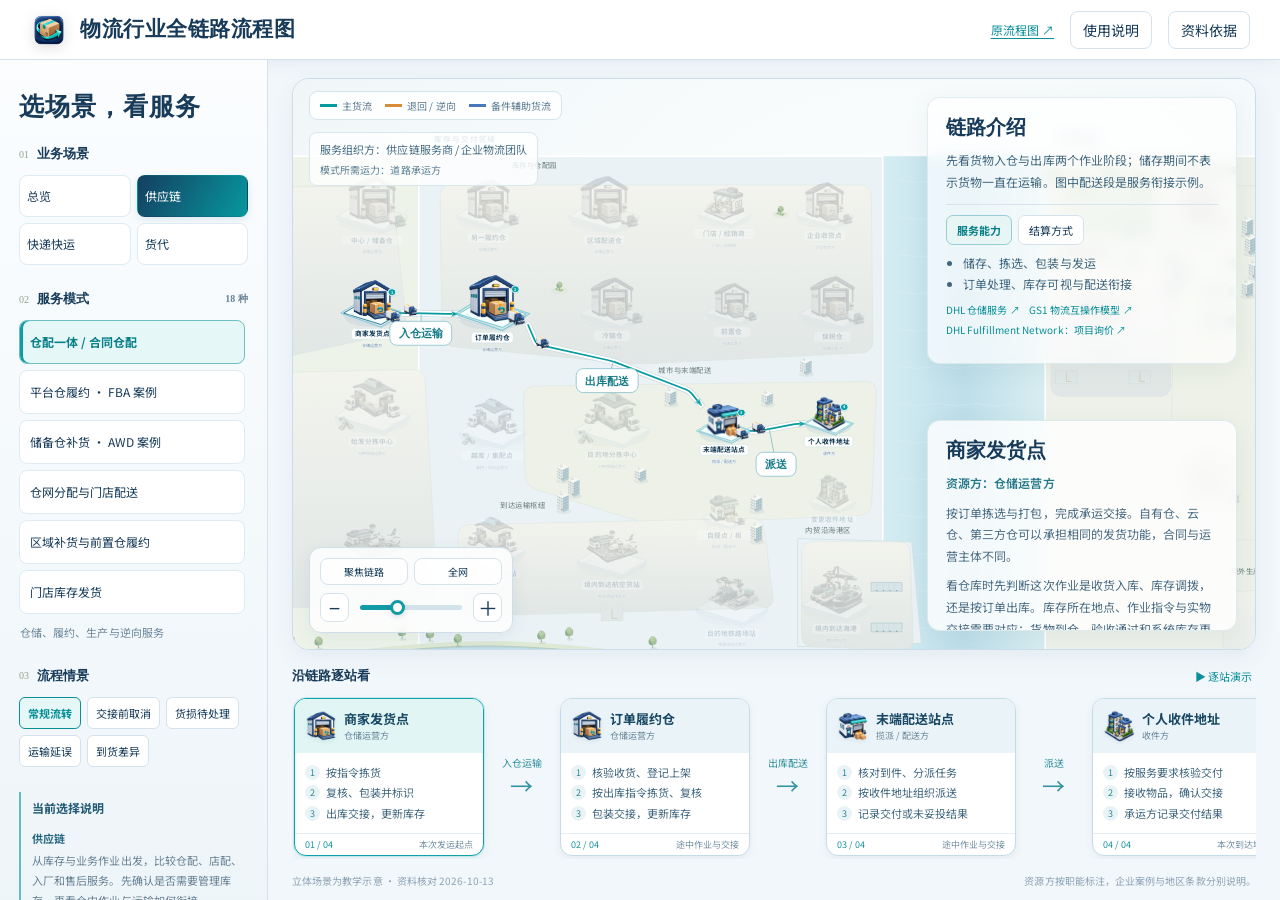
<file: map.html>
<!doctype html>
<html lang="zh-CN">
<head><meta charset="utf-8"><meta name="viewport" content="width=device-width,initial-scale=1"><meta name="description" content="用抽象物流地图探索采购、仓网补货、订单履约、国际运输及逆向物流。"><title>物流行业全链路流程图</title><link rel="stylesheet" href="assets/map/style.css"></head>
<body>
<header class="topbar"><a class="brand" href="map.html"><img class="brand-logo" src="assets/brand-logo.png" width="48" height="48" alt=""><span><h1>物流行业全链路流程图</h1></span></a><nav><a href="index.html">原流程图 ↗</a><button id="helpBtn">使用说明</button><button id="sourcesBtn">资料依据</button></nav></header>
<div class="workspace">
<aside class="sidebar" aria-label="链路选择"><div class="rail-head"><h1>选场景，看服务</h1></div>
<section><h2><span>01</span> 业务场景</h2><div id="documents" class="document-list"></div></section>
<section id="modeControls"><h2><span>02</span> 服务模式 <small id="modeCount"></small></h2><div id="modeList" class="mode-list" role="group" aria-label="服务模式"></div><p class="selection-hint" id="modeHint"></p></section>
<section id="scenarioControls"><h2><span>03</span> 流程情景</h2><div id="scenarios" class="scenario-list"></div></section>
<section class="rail-note selection-guide" aria-label="当前选择的业务介绍" aria-live="polite"><b>当前选择说明</b><div id="selectionGuide"></div></section>
<div class="rail-foot"><span id="coverage"></span><button id="allNodesBtn">认识全部设施 →</button></div>
</aside>
<main>
<section class="map-shell" aria-label="抽象物流地图">
<div class="map-canvas" id="mapCanvas"><svg id="network" xmlns="http://www.w3.org/2000/svg" viewBox="0 0 5133 3009" aria-label="物流设施、资源方和选中链路" role="group">
<defs>
<filter id="sceneShadow" x="-50%" y="-50%" width="200%" height="220%"><feDropShadow dx="0" dy="8" stdDeviation="5" flood-color="#183e62" flood-opacity=".13"/></filter>
<filter id="routeGlow" x="-30%" y="-30%" width="160%" height="160%"><feDropShadow dx="0" dy="2" stdDeviation="3" flood-color="#1cafab" flood-opacity=".22"/></filter>
<marker id="arrow-main" markerWidth="5" markerHeight="5" refX="4" refY="2.5" orient="auto"><path d="M0 0L5 2.5L0 5" fill="#069b9f"/></marker><marker id="arrow-back" markerWidth="5" markerHeight="5" refX="4" refY="2.5" orient="auto"><path d="M0 0L5 2.5L0 5" fill="#d98b39"/></marker><marker id="arrow-parts" markerWidth="5" markerHeight="5" refX="4" refY="2.5" orient="auto"><path d="M0 0L5 2.5L0 5" fill="#4877bb"/></marker>
</defs><g id="terrain" aria-hidden="true"></g>
<g id="baseEdges" aria-hidden="true"></g><g id="selectedRoads" aria-hidden="true"></g><g id="activeEdges" aria-hidden="true"></g><g id="nodes"></g><g id="routeArrows" aria-hidden="true"></g><g id="routeLabels" aria-hidden="true"></g></svg>
<div class="map-legend"><span><i class="legend-main"></i>主货流</span><span><i class="legend-back"></i>退回 / 逆向</span><span><i class="legend-parts"></i>备件辅助货流</span></div>
<div id="resourceCoordinator" class="resource-coordinator" aria-live="polite"></div>
<aside class="chain-overlay" aria-label="链路介绍"><h3>链路介绍</h3><p id="guideText"></p><div id="serviceDetails"></div><p id="scenarioText" class="scenario-note"></p><div id="sourceLinks" class="source-links"></div></aside>
<aside class="explanation location-overlay" aria-label="当前地点介绍" aria-live="polite"><div class="node-detail"><h3 id="nodeTitle"></h3><p id="nodeResource" class="node-resource"></p><p id="nodeText"></p><p id="nodeGuide" class="node-guide"></p><div id="handoff" class="handoff"></div><div id="nodeSources" class="source-links"></div></div></aside>
<div class="map-navigation" aria-label="地图视野控制"><div class="navigation-presets"><button id="fitBtn" title="聚焦当前链路">聚焦链路</button><button id="overviewBtn" title="查看全部设施">全网</button></div><div class="zoom-control"><button id="zoomOut" aria-label="缩小地图">−</button><input id="zoomSlider" type="range" min="0" max="100" step="1" aria-label="地图缩放" title="拖动调整地图缩放"><button id="zoomIn" aria-label="放大地图">＋</button></div></div>
<div class="mini-map" aria-hidden="true"><svg id="minimap" viewBox="0 0 5133 3009"></svg><span>全网位置</span></div>
</div>
</section>
<section class="journey"><div class="section-head"><h3>沿链路逐站看</h3><button id="replayBtn">▶ 逐站演示</button></div><div id="journeySteps" class="journey-steps" aria-label="按经过顺序查看节点"></div></section>
<footer>立体场景为教学示意 · 资料核对 2026-10-13 <span>资源方按职能标注，企业案例与地区条款分别说明。</span></footer>
</main></div>
<dialog id="infoDialog"><div class="dialog-head"><h2 id="dialogTitle"></h2><button id="closeDialog" aria-label="关闭">×</button></div><div id="dialogBody"></div></dialog>
<script src="assets/map/data.js"></script><script src="assets/map/landscape.js"></script><script src="assets/map/app.js"></script>
</body></html>
</file>
<file: assets/map/style.css>
@import url("https://fonts.googleapis.com/css2?family=Noto+Sans+SC:wght@400;500;600;700;800&display=swap");
:root{--ink:#193d36;--muted:#65776e;--teal:#087f72;--amber:#b66526;--line:#d8e0d6;--paper:#fcfcf7}*{box-sizing:border-box}body{margin:0;background:#f1f3ec;color:var(--ink);font-family:"PingFang SC","Microsoft YaHei",sans-serif;font-size:14px}button,select{font:inherit}button,a,select{-webkit-tap-highlight-color:transparent}button{cursor:pointer}button:focus-visible,a:focus-visible,select:focus-visible,[role=button]:focus-visible{outline:3px solid #dea252;outline-offset:3px}a{color:var(--teal);text-underline-offset:3px}.topbar{height:76px;background:var(--paper);border-bottom:1px solid var(--line);display:flex;align-items:center;justify-content:space-between;padding:0 30px;gap:20px}.brand{display:flex;align-items:center;gap:12px;text-decoration:none;color:var(--ink);font-weight:800;font-size:21px;letter-spacing:.5px}.brand small{display:block;font-size:11px;font-weight:400;letter-spacing:2px;color:var(--muted);margin-top:4px}.brand-mark{background:var(--teal);color:#fff;border-radius:14px 14px 14px 3px;width:42px;height:42px;display:grid;place-items:center;font-size:31px}nav{display:flex;align-items:center;gap:16px}nav a{font-size:12px}button{border:1px solid var(--line);border-radius:8px;background:#fff;color:var(--ink);padding:8px 12px}button:hover{border-color:#8cae9d;background:#f1f7f1}.workspace{display:grid;grid-template-columns:268px minmax(0,1fr);max-width:2100px;margin:auto}.sidebar{padding:27px 19px;background:#fafbf6;border-right:1px solid var(--line);height:calc(100vh - 76px);position:sticky;top:0;overflow:auto;scrollbar-width:thin}.eyebrow{font-size:11px;letter-spacing:1px;color:var(--teal);font-weight:700}.rail-head h1{font-size:25px;letter-spacing:1px;margin:10px 0}.rail-head p{font-size:12px;line-height:1.7;color:var(--muted);margin:0 0 24px}.sidebar section{margin-bottom:25px}.sidebar h2{font-size:13px;font-weight:800;margin:0 0 12px;display:flex;align-items:center;gap:8px}.sidebar h2>span{color:#91a18d;font-size:10px;font-weight:400}.sidebar h2 small{margin-left:auto;font-size:10px;color:var(--muted)}.document-list{display:grid;grid-template-columns:1fr 1fr;gap:6px}.document-button{padding:9px 7px;min-height:42px;font-size:12px;text-align:left;background:#fff;border-color:#e0e7db;line-height:1.45}.document-button[aria-pressed=true]{background:var(--teal);color:#fff;border-color:var(--teal)}.document-button:last-child{grid-column:1/-1}select{width:100%;border:1px solid #b6c9ba;border-radius:9px;padding:11px 7px;background:#fff;color:var(--ink);font-size:13px}.selection-hint{font-size:11px;line-height:1.7;color:var(--muted);margin:9px 1px 0}.scenario-list{display:flex;gap:6px;flex-wrap:wrap}.scenario-button{padding:7px 8px;font-size:11px;border-radius:6px}.scenario-button[aria-pressed=true]{border-color:var(--teal);color:var(--teal);background:#e4f2e9;font-weight:700}.rail-note{border-left:2px solid #adbea0;padding:3px 0 3px 10px;margin:24px 0 18px}.rail-note b{font-size:11px}.rail-note p{font-size:11px;line-height:1.8;color:var(--muted);margin:7px 0 0}.rail-foot{font-size:10px;color:#7a8c80}.rail-foot button{display:block;margin-top:10px;border:0;padding:0;background:none;font-size:11px;color:var(--teal)}main{min-width:0;padding:26px 28px 18px}.route-heading{display:flex;align-items:flex-start;justify-content:space-between;gap:20px;margin-bottom:19px}.route-heading h2{font-size:27px;font-weight:700;letter-spacing:.3px;margin:8px 0 8px}.route-heading p{color:var(--muted);line-height:1.6;margin:0;font-size:13px}.kind-tag{margin-top:27px;flex:none;font-size:11px;background:#e4eee3;border:1px solid #d0ddca;border-radius:20px;padding:7px 12px;color:#496c52}.map-shell{border:1px solid #cdd9cb;border-radius:17px;overflow:hidden;background:#f7f8ef;box-shadow:0 5px 18px #193d3609}.map-tools{min-height:49px;border-bottom:1px solid #dce3d5;display:flex;justify-content:space-between;align-items:center;padding:8px 14px;gap:10px;background:#fcfcf7}.map-label{display:flex;align-items:center;gap:7px;font-size:11px}.map-label>span:last-child{color:#829182;margin-left:9px;font-size:10px}.status-dot{width:7px;height:7px;background:var(--teal);border-radius:50%}.view-controls{display:flex;gap:5px}.view-controls button{font-size:11px;padding:6px 9px}.view-controls button:last-child,.view-controls button:nth-last-child(2){font-size:17px;padding:1px 10px}.map-canvas{height:clamp(450px,58vh,820px);position:relative;overflow:hidden;background:#f5f6ed;touch-action:none;cursor:grab}.map-canvas.dragging{cursor:grabbing}#network{display:block;width:100%;height:100%;user-select:none}.districts text{fill:#a1b39b;font-size:19px;font-weight:600;letter-spacing:3px}.landscape{stroke:#d4ded1;stroke-width:14;fill:none;opacity:.65}.base-edge{stroke:#b8cab9;stroke-width:2;stroke-dasharray:5 8;fill:none;opacity:.28}.route-edge{stroke:#087f72;stroke-width:5;fill:none;stroke-linecap:round;stroke-linejoin:round}.route-edge.return-edge{stroke:var(--amber)}.route-edge.aux-edge{stroke:#4877bb;stroke-width:3;stroke-dasharray:6 5}.node{cursor:pointer;opacity:.43;transition:opacity .18s}.node:hover,.node:focus,.node.active,.node.inspected{opacity:1}.node-shadow{fill:#d4dfce;opacity:.6}.node-ground{fill:#fbfcf6;stroke:#c4d1c0;stroke-width:1.5}.node .roof{fill:#e5ecdb}.node .accent{fill:#aacbc0}.node use{color:#799383;fill:none;stroke:currentColor;stroke-width:2.1;stroke-linecap:round;stroke-linejoin:round}.node.active .node-ground{fill:#edf8ee;stroke:var(--teal);stroke-width:2.5}.node.active use{color:#246b5b}.node.active .roof{fill:#cbe0c9}.node.inspected .node-ground{stroke:#193d36;stroke-width:3}.node-halo{fill:none;stroke:#53ab91;stroke-width:2;opacity:0}.node.active .node-halo{opacity:.3}.node-label{font-size:18px;font-weight:700;text-anchor:middle;fill:#3f5849;paint-order:stroke;stroke:#f5f6ed;stroke-width:5;stroke-linejoin:round}.node-sub{font-size:12px;text-anchor:middle;fill:#758776;paint-order:stroke;stroke:#f5f6ed;stroke-width:4}.node.active .node-label{fill:#123f34}.badge rect{fill:var(--teal);stroke:#f5f6ed;stroke-width:3}.badge text{fill:white;font-size:12px;font-weight:700;text-anchor:middle}.badge.aux rect{fill:#4877bb}.map-legend{position:absolute;bottom:13px;left:15px;display:flex;gap:13px;background:#fcfcf5eb;border:1px solid #d9e1d5;border-radius:8px;padding:8px 10px;pointer-events:none;font-size:10px;color:#5d7364}.map-legend span{display:flex;gap:5px;align-items:center}.map-legend i{width:17px;height:3px;display:block}.legend-main{background:var(--teal)}.legend-back{background:var(--amber)}.legend-parts{background:#4877bb}.mini-map{position:absolute;bottom:12px;right:13px;width:116px;background:#fcfcf5ed;border:1px solid #d4dfcd;border-radius:9px;padding:5px;pointer-events:none}.mini-map svg{display:block;width:100%;height:86px}.mini-map span{display:block;text-align:center;font-size:9px;color:#7a8e79}.map-caption{display:flex;justify-content:space-between;gap:15px;padding:9px 15px;font-size:10px;line-height:1.6;color:#7c8c7d;background:#fbfcf7;border-top:1px solid #dce3d5}.journey{margin:19px 0 0}.section-head{display:flex;justify-content:space-between;align-items:center;gap:10px}.section-head h3{font-size:13px;margin:0}.section-head button{font-size:11px;background:none;border:0;padding:4px;color:var(--teal)}.journey-steps{display:flex;gap:7px;overflow-x:auto;padding:11px 0 13px;scrollbar-width:thin}.step-button{position:relative;display:flex;align-items:center;gap:7px;flex-shrink:0;font-size:11px;padding:8px 11px;border-radius:8px;white-space:nowrap}.step-button>span{display:grid;place-items:center;width:20px;height:20px;background:#e8f1e6;color:var(--teal);border-radius:50%;font-size:10px}.step-button[aria-current=step]{border-color:var(--teal);background:#edf6ec}.step-button.back>span{color:var(--amber);background:#f6e8d7}.step-arrow{align-self:center;color:#93a48f;font-size:11px;flex:none}.explanation{display:grid;grid-template-columns:.95fr 1.05fr;border:1px solid var(--line);border-radius:13px;background:var(--paper);overflow:hidden;margin-top:3px}.node-detail{padding:22px 25px;border-right:1px solid var(--line)}.node-detail h3{font-size:20px;margin:8px 0 11px}.node-detail p,.mode-detail p{font-size:13px;line-height:1.85;color:#4c6656;margin:0}.mode-detail{padding:22px 25px}.mode-detail>.eyebrow{display:block;margin-bottom:10px}.handoff{font-size:11px;color:#69856d;margin-top:13px;line-height:1.6}.scenario-note{border-left:2px solid #d2b486;padding-left:10px;margin-top:12px!important;color:#8b673e!important}.scenario-note:empty{display:none}.source-links{display:flex;gap:10px;flex-wrap:wrap;font-size:10px;margin-top:13px}.source-links a{text-decoration:none}footer{margin-top:20px;font-size:10px;color:#8b9688;display:flex;justify-content:space-between;gap:15px;line-height:1.5}dialog{border:1px solid #bdcdbb;border-radius:18px;padding:24px;width:min(780px,calc(100vw - 28px));max-height:85vh;color:var(--ink);background:#fbfcf7;box-shadow:0 30px 90px #17392d40}dialog::backdrop{background:#163a2c66;backdrop-filter:blur(3px)}.dialog-head{display:flex;align-items:center;justify-content:space-between;gap:15px;margin-bottom:18px}.dialog-head h2{margin:0;font-size:22px}.dialog-head button{font-size:24px;border:0;background:none;padding:0 5px}#dialogBody{font-size:13px;line-height:1.8}#dialogBody article{border-top:1px solid var(--line);padding:15px 0}#dialogBody article p{margin:7px 0;color:var(--muted)}.facility-directory{display:grid;grid-template-columns:1fr 1fr;gap:15px}.facility-directory button{text-align:left;width:100%;line-height:1.7}.facility-directory button small{display:block;color:var(--muted);font-size:11px}.sr-only{position:absolute;width:1px;height:1px;margin:-1px;padding:0;overflow:hidden;clip:rect(0,0,0,0);border:0}@media(min-width:1800px){main{padding:32px 45px}.sidebar{padding:30px 24px}.workspace{grid-template-columns:290px minmax(0,1fr)}.map-canvas{height:68vh;max-height:950px}.route-heading h2{font-size:32px}.node-detail p,.mode-detail p{font-size:15px}}@media(max-width:1000px){.workspace{grid-template-columns:225px minmax(0,1fr)}.sidebar{padding:20px 13px}main{padding:22px 16px}.topbar{padding:0 19px}.route-heading h2{font-size:23px}.map-label>span:last-child{display:none}.map-canvas{height:490px}.explanation{grid-template-columns:1fr}.node-detail{border-right:0;border-bottom:1px solid var(--line)}.mini-map{width:85px}.mini-map svg{height:63px}.map-legend{gap:8px;font-size:9px}.kind-tag{display:none}}@media(max-width:680px){.topbar{height:auto;min-height:69px;padding:11px 14px;gap:10px;flex-wrap:wrap}.brand{font-size:18px}.brand small{font-size:10px}.brand-mark{width:34px;height:34px;font-size:26px}nav{gap:8px}nav a{font-size:11px}nav button{padding:6px 8px;font-size:11px}.workspace{display:block}.sidebar{position:static;height:auto;border-right:0;border-bottom:1px solid var(--line);padding:16px 14px;display:grid;grid-template-columns:1fr 1fr;gap:12px}.rail-head{grid-column:1/-1;display:flex;gap:10px;align-items:center}.rail-head h1{font-size:18px;margin:0}.rail-head .eyebrow{font-size:10px}.rail-head p{display:none}.sidebar section{margin:0}.sidebar section:nth-of-type(1){grid-column:1/-1}.document-list{display:flex;gap:5px;overflow:auto;padding-bottom:4px}.document-button{white-space:nowrap;flex:none;min-height:34px;padding:7px 10px;font-size:11px}.sidebar h2{margin-bottom:8px;font-size:11px}.selection-hint{display:none}select{font-size:11px;padding:9px 5px}.scenario-list{max-height:115px;overflow:auto;gap:4px}.scenario-button{font-size:10px;padding:6px}.rail-note,.rail-foot{display:none}main{padding:18px 12px}.route-heading{margin-bottom:13px}.route-heading h2{font-size:22px}.route-heading p{font-size:12px}.map-tools{padding:8px;align-items:flex-start;flex-wrap:wrap}.map-label{font-size:10px}.view-controls{margin-left:auto}.view-controls button{font-size:10px;padding:5px 7px}.map-canvas{height:420px}.map-legend{left:8px;bottom:9px;gap:7px;padding:6px 7px;font-size:8px}.map-legend i{width:11px}.mini-map{display:none}.map-caption{padding:7px 10px;font-size:9px}.map-caption #pathCount{display:none}.node-detail,.mode-detail{padding:18px}.node-detail p,.mode-detail p{font-size:12px}footer{font-size:9px}footer span{display:none}.facility-directory{grid-template-columns:1fr}}@media(prefers-reduced-motion:reduce){*{scroll-behavior:auto!important;transition:none!important}}

@media(max-width:680px){.node-label{font-size:26px}.node-sub{font-size:16px}.badge text{font-size:16px}}
/* Scene map: isometric land plots, PNG buildings and operational surroundings. */
:root{--ink:#173b59;--muted:#668096;--teal:#098f98;--amber:#d98b39;--line:#d5e2eb;--paper:#fff}
body{background:#f2f7fb}.topbar{background:#fff;box-shadow:0 3px 20px #153f6310}.brand-mark{background:linear-gradient(140deg,#163e65,#0eacb2);box-shadow:0 4px 12px #17557522}.sidebar{background:linear-gradient(180deg,#fbfdff,#eef5f9)}.eyebrow{color:#148e9b}.rail-head p,.selection-hint{color:#6d879b}.document-button{border-color:#dfebf2}.document-button[aria-pressed=true]{background:linear-gradient(120deg,#143f61,#07989f);border-color:transparent;box-shadow:0 3px 9px #17648020}.scenario-button[aria-pressed=true]{background:#e5f7f7}.rail-note{border-color:#64b9c1}.rail-note p{color:#6a8295}.kind-tag{background:#e4f4f5;border-color:#c4e4e9;color:#24798a}.map-shell{background:#f5f9fc;border-color:#c8dde9;box-shadow:0 8px 25px #153f6310}.map-tools,.map-caption{background:#ffffffeb;border-color:#dbe8f0}.map-label>span:last-child{color:#7390a5}.map-canvas{height:clamp(510px,62vh,960px);background:radial-gradient(ellipse at 65% 35%,#ffffff,#edf5fb);isolation:isolate}.map-caption{color:#7790a4}.status-dot{background:#0ba4ab}.district-top{filter:url(#sceneShadow)}.district-name{font-size:23px;font-weight:700;letter-spacing:4px;fill:#7894a5;opacity:.8}.world-road-edge{stroke:#c5d4dd;fill:none;stroke-linecap:round;stroke-linejoin:round}.world-road{stroke:#ffffff;fill:none;stroke-linecap:round;stroke-linejoin:round}.road-dashes{stroke:#cad9e2;stroke-width:1.4;stroke-dasharray:9 13;fill:none}.world-rail{stroke:#a4b6c4;stroke-width:3;fill:none}.base-edge{stroke:#8dafc5;stroke-width:1.3;stroke-dasharray:4 12;opacity:.14}.route-underlay{stroke:#ffffff;stroke-width:15;fill:none;stroke-linecap:round;opacity:.97}.route-edge{stroke:#069b9f;stroke-width:6;filter:url(#routeGlow)}.route-edge.return-edge{stroke:#d98b39}.route-edge.aux-edge{stroke:#4877bb;stroke-width:3}.route-vehicle{filter:drop-shadow(0 3px 2px #143d5d22);pointer-events:none}.node{opacity:1}.node .scene-objects{opacity:.7;filter:saturate(.65);transition:opacity .2s,filter .2s}.node.active .scene-objects,.node.inspected .scene-objects,.node:hover .scene-objects,.node:focus .scene-objects{opacity:1;filter:saturate(1)}.node-shadow{fill:#668da3;opacity:.1}.plot-side{fill:#dae6ef;stroke:#c5d7e4;stroke-width:1}.node-ground{fill:#fbfdff;stroke:#cadce9;stroke-width:1.5;filter:url(#sceneShadow)}.node.active .node-ground{fill:#f4ffff;stroke:#56bcc2;stroke-width:2.2}.node.inspected .node-ground{stroke:#1a658e;stroke-width:2.8}.node-halo{fill:none;stroke:#2bb4c0;stroke-width:3;opacity:0}.node.active .node-halo{opacity:.55}.nameplate rect{fill:#ffffffef;stroke:#d7e3ec;stroke-width:1}.node.active .nameplate rect{fill:#fff;stroke:#a9d9e0}.node-label{font-size:17px;font-weight:700;fill:#607e95;stroke:none;paint-order:normal}.node.active .node-label,.node.inspected .node-label{fill:#173e59}.node-sub{font-size:12px;fill:#8aa0b3;stroke:#f4f8fc;stroke-width:4}.badge rect{fill:#089fa6;stroke:#ffffff;stroke-width:3;filter:drop-shadow(0 2px 2px #1b546322)}.badge text{font-size:13px}.map-legend,.mini-map{background:#ffffffed;border-color:#d6e3ed;color:#5e7c92}.legend-main{background:#069b9f}.legend-back{background:#d98b39}.mini-map span{color:#6e8aa0}.step-button>span{background:#e8f5f7}.step-button[aria-current=step]{background:#f0fbfc}.node-detail p,.mode-detail p{color:#4b6b82}.handoff{color:#5f859f}footer{color:#8ca2b5}.facility-image{pointer-events:none}.yard-object{pointer-events:none}.nameplate{pointer-events:none}
@media(min-width:1800px){.map-canvas{height:70vh;max-height:1000px}}
@media(max-width:1000px){.map-canvas{height:550px}}
@media(max-width:680px){.map-canvas{height:440px}.node-label{font-size:20px}.node-sub{font-size:13px}.badge text{font-size:15px}}

.map-canvas.route-focused .mini-map{display:none}

/* Typography follows the original flow page: serif headings, sans-serif body. */
body{font-family:"Noto Sans SC","PingFang SC","Hiragino Sans GB","Microsoft YaHei",sans-serif;letter-spacing:.005em}
h1,h2,h3{font-family:"Noto Serif SC","Songti SC",STSong,SimSun,serif}
.brand h1{margin:0;font-size:21px;font-weight:800;letter-spacing:.025em;line-height:1.35}
.brand-logo{width:clamp(38px,2.55vw,68px);height:clamp(38px,2.55vw,68px);display:block;object-fit:contain;flex:none;filter:drop-shadow(0 3px 7px #0002)}
@media(max-width:680px){.brand h1{font-size:18px}.brand-logo{width:33px;height:33px}}

.region-sub{font-size:19px;fill:#75939b;letter-spacing:2px}.ocean-wave{fill:none;stroke:#e5f5fa;stroke-width:5;opacity:.7}.sea-label{font-size:38px;fill:#7bb3c7;letter-spacing:12px}.route-edge.air{stroke-dasharray:15 10;stroke-width:5}.route-edge.sea{stroke-width:7}.rail-bed{fill:none;stroke:#b0bac4;stroke-width:19}.rail-ties{fill:none;stroke:#74899c;stroke-width:25;stroke-dasharray:3 10}.rail-center{fill:none;stroke:#eef5fa;stroke-width:7}.moving-vehicle{pointer-events:none;filter:drop-shadow(0 4px 3px #173e6233)}.vehicle-air{filter:drop-shadow(0 12px 7px #173e622b)}.route-underlay{stroke-width:12}.route-edge.rail{stroke-width:4}

.selection-guide{margin-top:21px;padding:5px 0 5px 11px;border-left:2px solid #67b8bf}.selection-guide> b{font-size:12px;color:#245b75}.selection-guide article{margin-top:13px}.selection-guide article h3{font-family:inherit;font-size:11px;line-height:1.6;margin:0 0 4px;font-weight:700;color:#286881}.selection-guide article p{font-size:11px;line-height:1.8;margin:0;color:#698294}
@media(max-width:680px){.selection-guide{display:block;grid-column:1/-1;margin:3px 0 0!important;padding:10px;border:1px solid #d7e7ee;border-radius:8px;background:#f9fcff}.selection-guide> b{font-size:11px}.selection-guide article{margin-top:8px}.selection-guide article h3{font-size:11px}.selection-guide article p{font-size:11px}}

/* Motion supports orientation while keeping labels steady. */
button{transition:background .2s,border-color .2s,color .2s,box-shadow .2s,transform .2s}
button:active{transform:scale(.97)}
.node .scene-objects{transition:opacity .4s,filter .4s,transform .3s cubic-bezier(.22,.7,.2,1)}
.node:hover .scene-objects,.node:focus .scene-objects{transform:translateY(-4px)}
.node-ground,.node-halo,.nameplate rect{transition:fill .4s,stroke .4s,opacity .4s}
.step-button[aria-current=step]{box-shadow:0 2px 10px #07989f16}
@media(prefers-reduced-motion:reduce){.node:hover .scene-objects,.node:focus .scene-objects{transform:none}button:active{transform:none}}

.node-label{font-size:23px}.node-sub{font-size:14px;fill:#7b94a5}.land-zone-label{font-size:24px;font-weight:600;letter-spacing:3px;fill:#8b9b99}.land-zone,.woodland,.city-block,.land-tree{pointer-events:none}.city-block{opacity:.7}.river-bank{fill:none;stroke:#d6e4ce;stroke-width:52;stroke-linecap:round;stroke-linejoin:round}.inland-river{fill:none;stroke:#bedce5;stroke-width:30;stroke-linecap:round;stroke-linejoin:round}.route-bridge{pointer-events:none}
@media(max-width:680px){.node-label{font-size:23px}.node-sub{font-size:14px}}

/* Detailed environmental layer: quiet materials, soft daylight, consistent proportions. */
.environment-zone{pointer-events:none}.environment-building{pointer-events:none;opacity:.88}.land-tree{pointer-events:none}.land-zone-label{font-size:25px;letter-spacing:2px;fill:#829490;font-weight:500}.district-name{font-size:26px;letter-spacing:3px;fill:#718c98}.region-sub{font-size:18px;letter-spacing:2px}.ocean-wave{stroke-width:2;opacity:.45}.node-ground{stroke:#b7cedc;stroke-width:1.3}.plot-side{fill:#d5e2e9;stroke:#b9cdd7}.nameplate rect{fill:#ffffffed;stroke:#cedde5}.node.active .nameplate rect{stroke:#abd6dc}.node-sub{fill:#708b9b}.map-canvas{background:radial-gradient(ellipse at 65% 30%,#fcfefe,#edf4f7)}

/* Keep the route interpretation inside the map, and the destination below it. */
.chain-overlay{position:absolute;right:18px;top:18px;width:min(310px,38%);max-height:270px;overflow:auto;padding:16px 18px;border:1px solid #d3e3e7a6;border-radius:13px;background:#ffffffb8;backdrop-filter:blur(8px);box-shadow:0 6px 24px #244e6410;cursor:default;touch-action:pan-y;scrollbar-width:thin}.chain-overlay p{font-size:12px;line-height:1.8;color:#41677e;margin:8px 0 0}.chain-overlay .scenario-note:empty{display:none}.chain-overlay .source-links{margin-top:10px;gap:6px 10px}.chain-overlay .source-links a{font-size:10px}.explanation{display:block;margin-top:20px}.explanation .node-detail{border-right:0;width:100%;padding:24px 26px}.node-detail p{max-width:950px}.mini-map{bottom:18px}.chain-overlay:focus-within{background:#fffffff0}
@media(max-width:680px){.chain-overlay{top:10px;right:10px;width:52%;max-height:170px;padding:11px 12px;border-radius:10px}.chain-overlay p{font-size:10px;line-height:1.65}.chain-overlay .eyebrow{font-size:10px}.chain-overlay .source-links a{font-size:9px}.explanation .node-detail{padding:20px}.map-canvas{height:520px}}

/* Selected freight stays prominent; other facilities remain available to inspect. */
.node{opacity:.25;transition:opacity .4s}.node.active,.node.inspected,.node:hover,.node:focus{opacity:1}.node:not(.active):not(.inspected) .scene-objects{filter:saturate(.25)}.node:hover .scene-objects,.node:focus .scene-objects{filter:saturate(1)}.node-guide{margin-top:8px!important}.explanation .node-detail{padding:16px 22px}.node-detail h3{margin:5px 0 8px;font-size:20px}.node-detail p{font-size:12px;line-height:1.75;max-width:none}.handoff{margin-top:8px}.chain-overlay{background:#ffffffb0}
@media(min-width:681px){html,body{height:100%;overflow:hidden}.workspace{height:calc(100dvh - 76px);overflow:hidden}.sidebar{height:100%;position:relative}main{height:100%;min-height:0;display:flex;flex-direction:column;gap:14px;padding:18px 24px 12px;overflow:hidden}.map-shell{flex:1;min-height:0;display:flex;flex-direction:column}.map-tools{flex:none}.map-canvas{flex:1;height:auto;min-height:0;max-height:none}.map-caption{flex:none}.explanation{flex:none;margin-top:0}footer{flex:none;margin-top:0;min-height:15px}.node-detail .eyebrow{letter-spacing:.5px}}
@media(min-width:681px) and (max-height:760px){main{gap:10px;padding:12px 18px 8px}.explanation .node-detail{padding:12px 18px}.node-detail h3{font-size:18px;margin:3px 0 6px}.node-detail p{font-size:11px;line-height:1.65}.node-guide{margin-top:5px!important}.handoff{font-size:10px;margin-top:6px}.map-caption{padding:6px 12px}.chain-overlay{max-height:190px;padding:12px 14px}.chain-overlay p{font-size:11px}}

.map-navigation{position:absolute;right:16px;bottom:16px;z-index:4;width:204px;padding:10px;background:#ffffffcf;backdrop-filter:blur(8px);border:1px solid #cfdee8;border-radius:12px;box-shadow:0 4px 18px #214a6112;cursor:default;touch-action:pan-y}.navigation-presets{display:flex;gap:6px;margin-bottom:8px}.navigation-presets button{font-size:10px;flex:1;padding:5px 7px;background:#ffffffc7}.zoom-control{display:flex;align-items:center;gap:9px}.zoom-control button{font-size:20px;line-height:1;width:29px;height:29px;padding:0;flex:none}.zoom-control button:disabled{opacity:.35;cursor:default}.zoom-control input{--zoom-fill:50%;appearance:none;-webkit-appearance:none;min-width:0;flex:1;height:5px;border-radius:5px;background:linear-gradient(to right,#129aa5 var(--zoom-fill),#d4e2e9 var(--zoom-fill));outline-offset:6px;cursor:ew-resize;touch-action:none}.zoom-control input::-webkit-slider-thumb{appearance:none;-webkit-appearance:none;width:15px;height:15px;border-radius:50%;background:#fff;border:3px solid #119aa5;box-shadow:0 2px 5px #17456325}.zoom-control input::-moz-range-thumb{width:10px;height:10px;border-radius:50%;background:#fff;border:3px solid #119aa5}.mini-map{bottom:116px;right:16px}.route-direction{pointer-events:none;filter:drop-shadow(0 1px 2px #176a7c30)}
@media(max-width:680px){.map-navigation{width:174px;right:10px;bottom:10px;padding:8px}.navigation-presets button{font-size:9px}.zoom-control{gap:7px}.zoom-control button{width:26px;height:26px}.map-legend{bottom:108px}}
@media(min-width:681px) and (max-height:760px){.mini-map{display:none}}

/* Map corners hold tools and descriptions; the route sequence sits below. */
.map-navigation{left:16px;right:auto}.location-overlay{position:absolute;right:16px;bottom:16px;z-index:3;width:min(340px,38%);max-height:46%;margin:0;overflow:auto;background:#ffffffce;backdrop-filter:blur(8px);border:1px solid #d3e3e7b8;border-radius:13px;box-shadow:0 6px 24px #244e6410;cursor:default;touch-action:pan-y;scrollbar-width:thin}.location-overlay .node-detail{padding:16px 18px;border:0}.location-overlay .node-detail h3{font-size:20px}.location-overlay .node-detail p{font-size:12px;line-height:1.8}.location-overlay .handoff{font-size:10px}.chain-overlay{max-height:38%}.mini-map{top:16px;left:16px;right:auto;bottom:auto;width:100px}.mini-map svg{height:70px}.map-legend{bottom:116px;left:16px}.journey{flex:none;margin:0;padding:0}.journey-steps{padding:9px 0 2px}.section-head h3{font-size:12px}.location-overlay:focus-within{background:#fffffff0}
@media(max-width:680px){.map-navigation{left:10px;right:auto}.location-overlay{right:10px;bottom:10px;width:52%;max-height:44%}.location-overlay .node-detail{padding:12px}.location-overlay .node-detail h3{font-size:16px}.location-overlay .node-detail p{font-size:10px;line-height:1.65}.location-overlay .eyebrow,.location-overlay .handoff{font-size:9px}.chain-overlay{max-height:36%}.journey{margin-top:16px}.map-legend{left:10px;bottom:108px}}
@media(min-width:681px) and (max-height:760px){.location-overlay .node-detail{padding:12px 14px}.location-overlay .node-detail h3{font-size:17px}.location-overlay .node-detail p{font-size:11px;line-height:1.65}}
.map-caption{align-items:center;flex-wrap:wrap}.map-caption .map-legend{position:static;padding:0;border:0;background:none;flex:none}.map-caption>span:first-of-type{flex:1;min-width:240px}
@media(max-width:680px){.map-caption{gap:6px}.map-caption .map-legend{font-size:8px}.map-caption>span:first-of-type{min-width:100%;flex:auto}}

.map-legend{top:16px;left:16px;bottom:auto;z-index:4;background:#ffffffcf;backdrop-filter:blur(6px)}.mini-map{top:62px}.chain-overlay,.location-overlay{width:min(310px,38%);right:18px}.location-overlay{bottom:18px}.location-overlay .node-detail h3{margin-top:0}.journey-steps{align-items:center;gap:0;padding:10px 2px 3px}.journey-card{flex:0 0 var(--journey-card-width,240px);width:var(--journey-card-width,240px);height:158px;min-width:0;display:flex;flex-direction:column;align-items:stretch;gap:0;padding:0;white-space:normal;text-align:left;overflow:hidden;border:1px solid #c5dce8;border-radius:12px;background:#fff;box-shadow:0 3px 10px #174c6710;transition:border-color .3s,box-shadow .3s,background .3s}.journey-card:hover{border-color:#6dbdc4;box-shadow:0 4px 14px #1b718019}.journey-card[aria-current=step]{border-color:#11a1ab;box-shadow:0 0 0 1px #62c8c944,0 4px 12px #148d9a16;background:#fff}.journey-card-head{display:flex;align-items:center;gap:10px;padding:9px 12px;background:#eaf3f8;min-height:67px}.journey-card[aria-current=step] .journey-card-head{background:#e0f5f4}.journey-card.back .journey-card-head{background:#fbf0e5}.journey-card-head img{width:48px;height:48px;flex:none;object-fit:contain;filter:drop-shadow(0 2px 2px #204f6b15)}.journey-card-head>div{min-width:0}.journey-card h4{font-family:inherit;font-size:14px;line-height:1.35;margin:0 0 4px;color:#194964}.journey-card-head p{font-size:10px;line-height:1.35;margin:0;color:#6a8799}.journey-card-body{padding:6px 12px;flex:1;min-height:0}.journey-number{font-size:10px;letter-spacing:1px;color:#17939e;margin-bottom:3px}.journey-card-body p{display:-webkit-box;-webkit-line-clamp:2;-webkit-box-orient:vertical;overflow:hidden;font-size:11px;line-height:1.55;color:#57758a;margin:0}.journey-card-foot{border-top:1px solid #e5edf2;padding:5px 12px;font-size:10px;color:#7691a3}.journey-card.back .journey-card-foot{color:#ba8656}.journey-steps>.step-arrow{display:grid;place-items:center;flex:0 0 24px;font-size:18px;color:#55a8b2}.section-head h3{font-size:13px}
@media(min-width:681px) and (max-height:760px){.journey-card{height:132px}.journey-card-head{min-height:54px;padding:6px 9px;gap:7px}.journey-card-head img{width:39px;height:39px}.journey-card h4{font-size:12px}.journey-card-body{padding:4px 9px}.journey-card-body p{font-size:10px}.journey-card-foot{padding:4px 9px;font-size:9px}}
@media(max-width:680px){.map-legend{top:10px;left:10px;bottom:auto}.chain-overlay,.location-overlay{right:10px;width:52%}.location-overlay{bottom:10px}.journey-card{height:158px}.journey-card-head{padding:8px;gap:6px}.journey-card-head img{width:39px;height:39px}.journey-card h4{font-size:12px}.journey-card-head p{font-size:9px}.journey-card-body,.journey-card-foot{padding-left:9px;padding-right:9px}}
@media(min-width:681px){.map-legend{top:12px;padding:6px 10px}}

.topbar{height:60px;min-height:60px}.brand h1{font-size:21px}.brand-logo{width:38px;height:38px}.rail-head{margin-bottom:22px}.rail-head h1{margin-top:3px;margin-bottom:0}.document-button:last-child{grid-column:auto}[hidden]{display:none!important}.is-overview .node{opacity:1}.is-overview .node .scene-objects{opacity:.85;filter:saturate(.8)}.is-overview .node:hover .scene-objects,.is-overview .node.inspected .scene-objects{opacity:1;filter:saturate(1)}.overview-connection{fill:none;stroke:#268b9c;stroke-width:3;opacity:.17;stroke-linecap:round;stroke-linejoin:round}.overview-connection.air{stroke-dasharray:12 12}.overview-connection.sea{stroke:#438faf}.overview-connection.rail{stroke:#7a899d;stroke-dasharray:5 7}
@media(min-width:681px){.workspace{height:calc(100dvh - 60px)}}
@media(max-width:680px){.topbar{height:auto;min-height:52px;padding-top:7px;padding-bottom:7px}.brand h1{font-size:18px}.brand-logo{width:30px;height:30px}.rail-head{margin-bottom:0}}
.journey-card-head{flex:0 0 67px;min-height:67px;overflow:hidden}.journey-card h4,.journey-card-head p{display:-webkit-box;-webkit-box-orient:vertical;-webkit-line-clamp:2;overflow:hidden}.journey-card-head p{max-height:27px}.journey-card-body{overflow:hidden}.journey-card-foot{flex:none}
@media(min-width:681px) and (max-height:760px){.journey-card-head{flex-basis:54px;min-height:54px}.journey-card-head p{max-height:22px}}

/* Reuse native PNG shadows instead of filtering large SVG surfaces every frame. */
.district-top,.node-ground,.route-edge,.moving-vehicle{filter:none}
.node .scene-objects{transition:opacity .25s,transform .25s}
.chain-overlay h3,.location-overlay .node-detail h3{font-family:"Noto Serif SC","Songti SC",STSong,SimSun,serif;font-size:20px;font-weight:700;line-height:1.35;color:var(--ink);margin:0 0 8px}
@media(min-width:681px) and (max-height:760px){.chain-overlay h3,.location-overlay .node-detail h3{font-size:17px}}
@media(max-width:680px){.chain-overlay h3,.location-overlay .node-detail h3{font-size:16px}}

/* Service scenes retain the map presentation, with evidence attached to each field. */
.resource-coordinator{position:absolute;top:53px;left:16px;max-width:calc(62% - 34px);font-size:11px;color:#476d83;background:#ffffffcf;border:1px solid #d9e6ec;border-radius:8px;padding:8px 10px;pointer-events:none;z-index:4}
.mini-map{top:96px}
.chain-overlay{max-height:47%}
.location-overlay{max-height:43%}
#serviceDetails section{border-top:1px solid #d7e4eb;margin-top:13px;padding-top:11px}
#serviceDetails h4{font-size:13px;color:#194964;margin:0 0 7px}
#serviceDetails ul{font-size:12px;color:#41677e;line-height:1.7;padding-left:17px;margin:0}
#serviceDetails dl{margin:0;font-size:12px;line-height:1.75;color:#41677e}
#serviceDetails dt{font-weight:700;margin-top:7px}#serviceDetails dd{margin:3px 0 0}
.field-sources{display:flex;flex-wrap:wrap;gap:5px 9px;margin-top:8px;font-size:10px}
.field-sources a{text-decoration:none}.node-resource{font-weight:600;color:#247787!important;margin-bottom:8px!important}
@media(max-width:680px){.resource-coordinator{top:45px;left:10px;max-width:calc(48% - 20px);font-size:9px;padding:6px;line-height:1.5}.chain-overlay{max-height:47%}.location-overlay{max-height:39%}#serviceDetails ul,#serviceDetails dl{font-size:10px}.field-sources{font-size:9px}#serviceDetails h4{font-size:11px}}

.resource-coordinator span,.resource-coordinator small{display:block}.resource-coordinator small{font-size:10px;margin-top:5px;color:#5f8194}
.mini-map{top:118px}.chain-overlay{max-height:54%}.location-overlay{max-height:37%}
.service-tabs{display:flex;gap:6px;margin-top:12px;border-top:1px solid #d7e4eb;padding-top:10px}.service-tabs button{font-size:11px;padding:6px 10px;border-radius:7px}.service-tabs button[aria-pressed=true]{color:#087f89;border-color:#92ced3;background:#e8f5f5;font-weight:700}
#serviceDetails section{border:0;margin-top:8px;padding-top:0}#serviceDetails dt:first-child{margin-top:0}
@media(max-width:680px){.resource-coordinator small{font-size:8px}.service-tabs{gap:4px}.service-tabs button{font-size:10px;padding:5px 6px}}

@media(max-width:680px){.chain-overlay{top:58px;max-height:45%}}

/* Compact facility headers leave room for complete, ordered internal operations. */
.journey-card-head{flex-basis:54px;min-height:54px;padding:5px 10px;gap:7px}
.journey-card-head img{width:32px;height:32px}
.journey-card h4{font-size:13px;line-height:1.25;margin-bottom:2px}
.journey-card-head p{font-size:9px;line-height:1.25;-webkit-line-clamp:1;max-height:12px}
.journey-card-body{padding:5px 10px;display:flex;align-items:center}
.journey-operations{list-style:none;padding:0;margin:0;width:100%;display:grid;gap:5px;color:#41677e;font-size:11px;line-height:1.4}
.journey-operations li{display:flex;align-items:flex-start;gap:6px}
.operation-order{flex:none;width:15px;height:15px;display:grid;place-items:center;border-radius:50%;background:#e9f3f6;color:#298995;font-size:9px;line-height:15px}
.journey-card.back .operation-order{background:#fbf0e5;color:#ad7850}
.journey-card-foot{display:flex;align-items:center;gap:7px;justify-content:space-between;padding:4px 10px;font-size:9px}
.journey-card-foot .journey-number{margin:0;font-size:9px;letter-spacing:0;white-space:nowrap}
@media(min-width:681px) and (max-height:760px){.journey-card-head{flex-basis:48px;min-height:48px;padding:4px 9px}.journey-card-head img{width:28px;height:28px}.journey-card h4{font-size:12px}.journey-card-body{padding:4px 9px}.journey-operations{font-size:10px;gap:3px;line-height:1.4}.journey-card-foot{padding:3px 9px}}
@media(max-width:680px){.journey-card-head{flex-basis:54px;min-height:54px;padding:5px 9px}.journey-card-head img{width:32px;height:32px}.journey-card h4{font-size:12px}.journey-card-head p{font-size:9px}.journey-card-body{padding:5px 9px}}

/* Six visible service choices; further choices scroll inside the list. */
.mode-list{position:relative;display:flex;flex-direction:column;gap:6px;max-height:294px;overflow-y:auto;overflow-x:hidden;overscroll-behavior-y:contain;scrollbar-width:thin;scrollbar-color:#aac5d3 transparent;padding:0 3px 0 0}
.mode-button{flex:0 0 44px;min-height:44px;width:100%;padding:7px 10px;text-align:left;font-size:12px;line-height:1.4;border-color:#dfebf2;background:#fff}
.mode-button:hover{border-color:#8cbfc7;background:#f0f8fa}
.mode-button[aria-pressed=true]{border-color:#6ebfc5;color:#087f89;background:#e5f7f7;font-weight:700;box-shadow:inset 3px 0 #119ba5}

/* Movement labels connect node cards and stay readable when the map is zoomed. */
.journey-link{flex:0 0 76px;width:76px;display:flex;flex-direction:column;align-items:center;justify-content:center;gap:2px;color:#32929d;align-self:center}
.journey-link-label{font-size:10px;line-height:1.5;white-space:nowrap;max-width:76px}
.journey-link .step-arrow{font-size:23px;line-height:1.2;color:inherit}
.journey-link.back{color:#b57d43}
.route-label{pointer-events:none}.route-label-chip rect{fill:#fffffff2;stroke:#9dccd3;stroke-width:1}.segment-name{font-family:"PingFang SC","Microsoft YaHei",sans-serif;font-size:11px;font-weight:600;text-anchor:middle;fill:#167b87;stroke:none;paint-order:normal}.route-label-leader{fill:none;stroke:#80b8c2;opacity:.75}
.route-label.return-label .route-label-chip rect{stroke:#e0be99}.return-label .segment-name{fill:#a57034}.return-label .route-label-leader{stroke:#caa67d}
.route-label.aux-label .route-label-chip rect{stroke:#abc1df}.aux-label .segment-name{fill:#476da4}.aux-label .route-label-leader{stroke:#9cb4d7}

.journey-steps{overflow-anchor:none}
</file>
